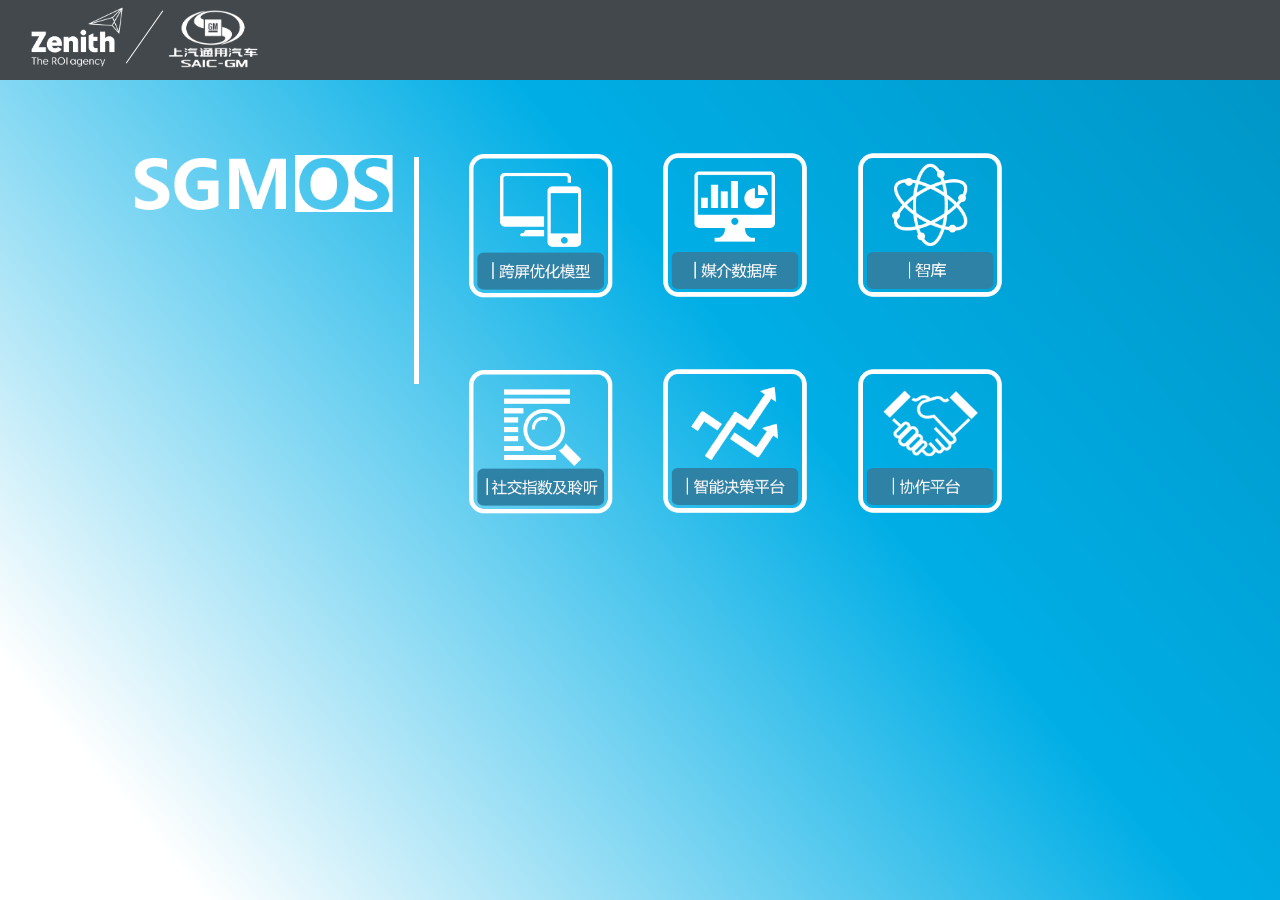
<file: index.html>
<!DOCTYPE html>
<html lang="en">
<head>
	<meta charset="UTF-8">
	<title>Index</title>
    <link rel="shortcut icon" href="img/ico_logo.ico">
	<link rel="stylesheet" href="css/common.css">
	<link rel="stylesheet" href="css/index.css">
	<script src="js/jquery.min.js"></script>
	<script src="js/index.js"></script>
</head>
<body style="background: url(./img/bg.png) left bottom">
	<div class="header">
		<ul class="header_ul">
			<li><img src="img/logo/Zenith.png" alt="" height="100%" style="margin-top: 5px;"> </li>
			<li style="margin-left: 20px;margin-right: 20px;margin-top: 5px;"><div class="border1"></div></li>
			<li style="margin-top: 10px;"><img src="img/logo/GM.png" alt="" height="100%"></li>
		</ul>
	</div>
	<div class="content_box">
		<div class="box leftbox">
			<div style="width: 100%;"><img src="img/logo/sgmos.png" alt=""></div>
		</div>
		<div class="box borderbox">
			<div class="border">
				
			</div>
		</div>
		<div class="box rightbox">
			<div class="item_box">
				<div class="item">
					<a class="img_box" href="">
						<img src="img/icon/test1.png" alt="" >
					</a>
				</div>
				<div class="item">
					<a class="img_box" href="database.html">
						<img src="img/icon/test2.png" alt="" >
					</a>
				</div>
				<div class="item">
					<a class="img_box" href="knowledge.html" target="_blank">
						<img src="img/icon/test3.png" alt="" >
					</a>
				</div>
			</div>
			<div class="item_box" style="margin-top:10%;">
				<div class="item">
					<a class="img_box" href="http://brandindex.rimix.top/ ">
						<img src="img/icon/test4.png" alt="" >
					</a>
				</div>
				<div class="item">
					<a class="img_box" href="modeling.html">
						<img src="img/icon/test5.png" alt="" >
					</a>
				</div>
				<div class="item">
					<a class="img_box">
						<img src="img/icon/test6.png" alt="" >
					</a>
				</div>
			</div>
		</div>
	</div>	
</body>
</html>
</file>
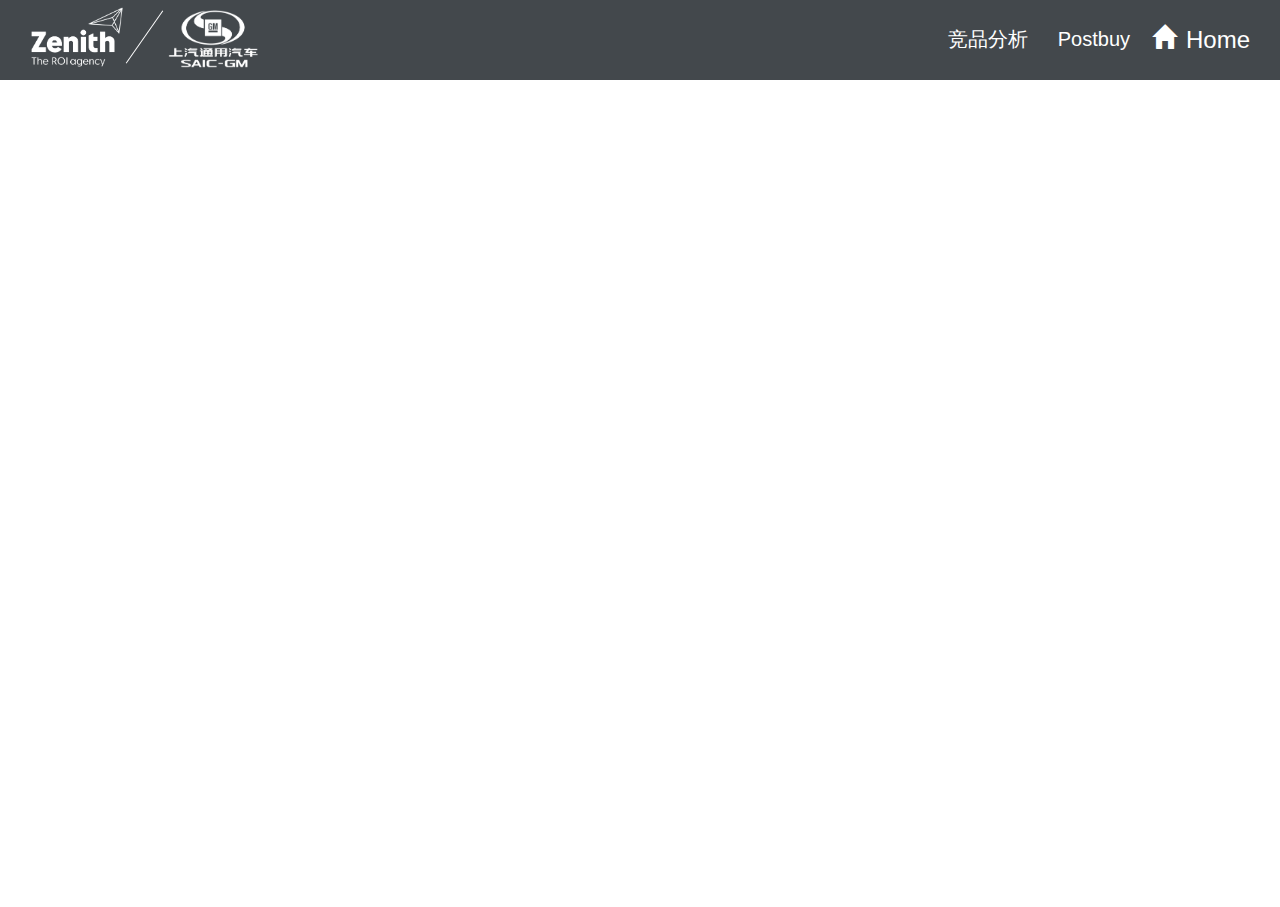
<file: database.html>
<!DOCTYPE html>
<html lang="en">
<head>
	<meta charset="UTF-8">
	<title>Database</title>
    <link rel="shortcut icon" href="img/ico_logo.ico">
    <link rel="stylesheet" href="css/bootstrap.min.css">
	<link rel="stylesheet" href="css/common.css">
	<link rel="stylesheet" href="css/db.css">
	<script src="js/jquery.min.js"></script>
	<script src="js/db.js"></script>
</head>
<body style="background: white">
	<div class="header">
		<ul class="header_ul">
			<li><img src="img/logo/Zenith.png" alt="" height="100%" style="margin-top: 5px;"> </li>
			<li style="margin-left: 20px;margin-right: 20px;margin-top: 5px;"><div class="border1"></div></li>
			<li style="margin-top: 10px;"><img src="img/logo/GM.png" alt="" height="100%"></li>
			<li style="float: right;margin-right: 30px;">
				<a href="index.html" class="home">
					<span class="glyphicon glyphicon-home"></span><span style="margin-left: 10px;">Home</span>
				</a>
			</li>
		</ul>
		<ul class="nav_ul">
			<li onclick="DB('competitor')"><a href="javascript:;;">竞品分析</a></li>
			<li onclick="DB('postbuy')"><a href="javascript:;;">Postbuy</a></li>
			
		</ul>
	</div>
	<div id="container">
		<iframe id="centerFrame" src="https://www.starcompass.net/bi/Viewer?proc=1&action=viewer&hback=true&db=DEMO!2f!SGM!2f!Competitor%20report.db" style="width: 100%; height: 100%;" frameborder="no" border="0"></iframe>
	</div>
</body>
</html>
</file>
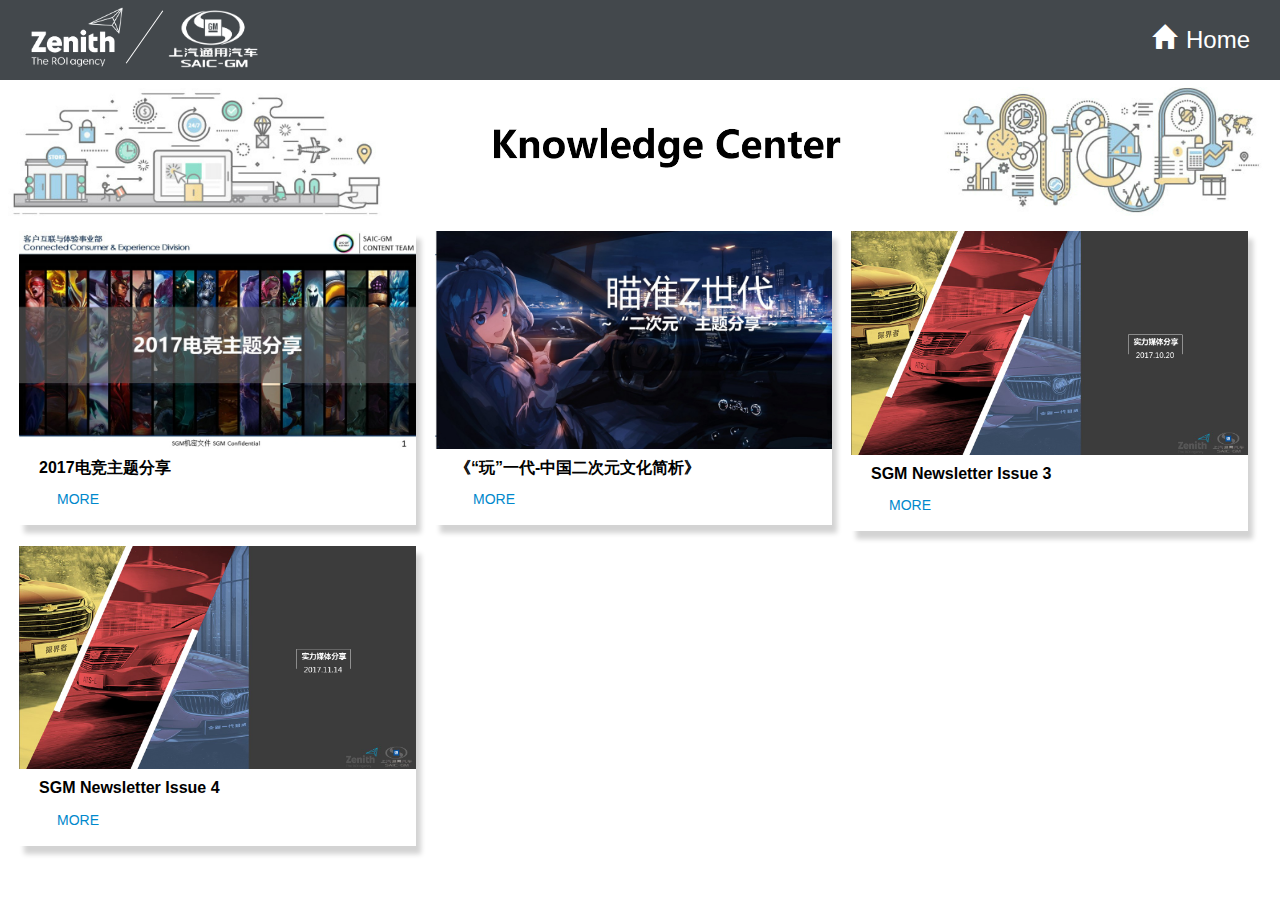
<file: knowledge.html>
<!DOCTYPE html>
<html lang="en">
<head>
	<meta charset="UTF-8">
	<meta name="viewport content="width=device-width,initial-scale=1,maximum-scale=1,user-scalable=no"/>
	<title>Knowledge Center</title>
    <link href="img/ico_logo.ico" rel="shortcut icon" type="image/x-icon"/>
    <link rel="stylesheet" href="css/bootstrap.min.css">
    <link rel="stylesheet" href="css/common.css">
	<link rel="stylesheet" href="css/consumer.css">
	
</head>
<body style="background: white">
<div id="div_body">
    <div class="header">
        <ul class="header_ul">
            <li><img src="img/logo/Zenith.png" alt="" height="100%" style="margin-top: 5px;"> </li>
            <li style="margin-left: 20px;margin-right: 20px;margin-top: 5px;"><div class="border1"></div></li>
            <li style="margin-top: 10px;"><img src="img/logo/GM.png" alt="" height="100%"></li>
            <li style="float: right;margin-right: 30px;">
                <a href="index.html" class="home">
                    <span class="glyphicon glyphicon-home"></span><span style="margin-left: 10px;">Home</span>
                </a>
            </li>
        </ul>
    </div>
    <div id="container">
    	<div class="img_banner">
    		<img src="img/ZK.png" alt="" width="100%" >
    	</div>
    	<div class="item_box">
    		<div class="item_row">
                <div class="c-item"  onclick="hrefPPT('1')">
                    <a class="img-box" href="javascript:;;">
                        <img src="img/sharing01.jpg">
                    </a>
                    <div class="a-box"> 
                        <a  style="margin-bottom: 10px;">2017电竞主题分享</a>
                        <a  style="margin-left: 18px;color: #08c" class="more" >MORE</a>
                    </div>
                </div>
                <div class="c-item"  onclick="hrefPPT('2')">
                    <a class="img-box" href="javascript:;;">
                        <img src="img/sharing20.jpg">
                    </a>
                    <div class="a-box"> 
                        <a  style="margin-bottom: 10px;">《“玩”一代-中国二次元文化简析》</a>
                        <a  style="margin-left: 18px;color: #08c" class="more" >MORE</a>
                    </div>
                </div> 
                <div class="c-item"  onclick="hrefPPT('3')">
                    <a class="img-box" href="javascript:;;">
                        <img src="img/News1.JPG">
                    </a>
                    <div class="a-box"> 
                        <a  style="margin-bottom: 10px;">SGM Newsletter Issue 3</a>
                        <a  style="margin-left: 18px;color: #08c" class="more" >MORE</a>
                    </div>
                </div>
                <div class="c-item"  onclick="hrefPPT('4')">
                    <a class="img-box" href="javascript:;;">
                        <img src="img/News2.JPG">
                    </a>
                    <div class="a-box"> 
                        <a  style="margin-bottom: 10px;">SGM Newsletter Issue 4</a>
                        <a  style="margin-left: 18px;color: #08c" class="more" >MORE</a>
                    </div>
                </div>                  
           </div>
    	</div>
    </div>
</div>
<script src="js/jquery.min.js"></script>
<script src="js/bootstrap.min.js"></script>
<script src="js/Knowledge.js"></script>
</body>
</html>
</file>
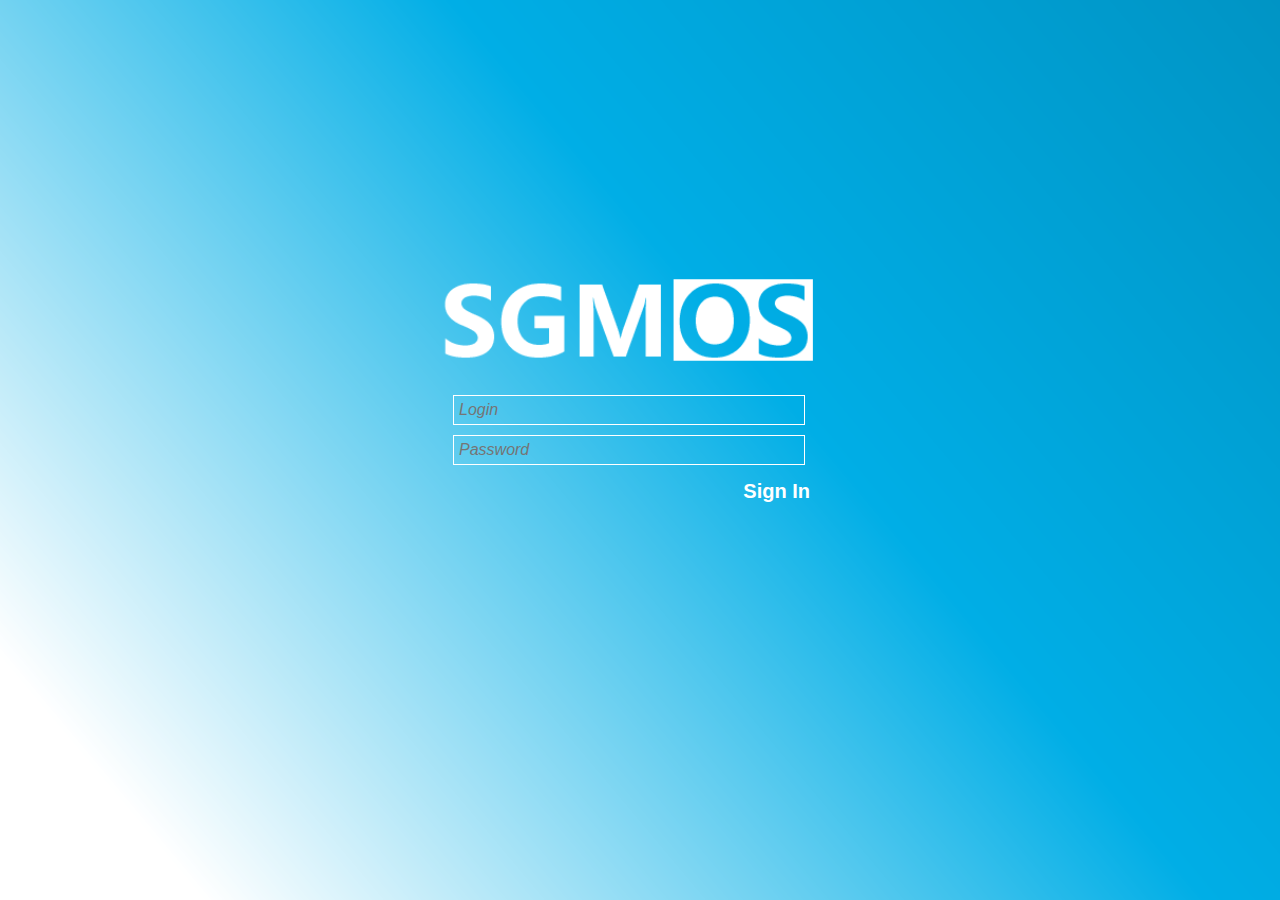
<file: login.html>
<!DOCTYPE html>
<html>

<head>
    <meta name="viewport" content="width=device-width, initial-scale=1.0">
    <meta charset="UTF-8" />
    <title>
        Login|Starcom
    </title>
    <link rel="shortcut icon" href="img/ico_logo.ico">
    <link rel="stylesheet" href="css/login.css">
    <script src="js/jquery.min.js"></script>
</head>

<body style="background: url(./img/bg.png) left bottom">
    <div id="container">
        <div class="logo_box"><div style="margin-top: 40px;margin-left: 5px;"><img src="img/logo/sgmos.png" alt="" width="380px" ></div></div>
        <div class="input-box">
            <form action="">
                <input type="text" placeholder="Login" name="adminv" id="adminv" onkeydown="if(event.keyCode==13){document.getElementById('btnLogin').click();return false;}" style="background: transparent;">
                <input type="password" placeholder="Password" name="passv" id="passv" onkeydown="if(event.keyCode==13){document.getElementById('btnLogin').click();return false;}" style="background: transparent;">
                <button id="btnLogin" type="button">
                    Sign In
                </button>
            </form>
        </div>
    </div>
    <script type="text/javascript">
    $(function() {
        $("#btnLogin").click(function() {
            var name = $("#adminv").val();
            var password = $("#passv").val();
            if (name == "DEMO1" && password == "DEMO1234") {
                window.location.href = "index.html"
            }
        })
    })
    </script>
</body>

</html>
</file>
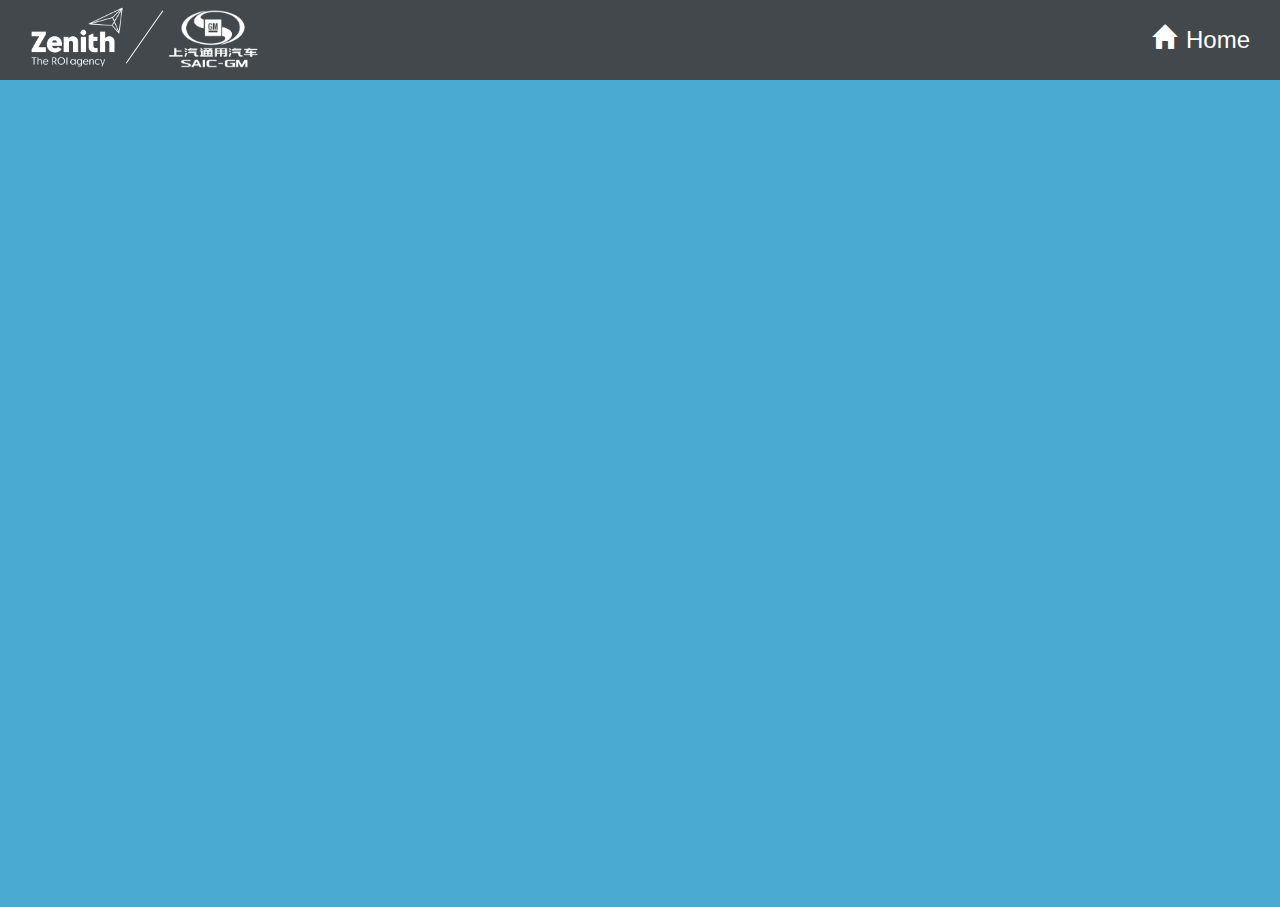
<file: ZK.html>
<!DOCTYPE html>
<html lang="en">
<head>
	<meta charset="UTF-8">
	<title>Knowledge Center</title>
    <link rel="shortcut icon" href="img/ico_logo.ico">
    <link rel="stylesheet" href="css/bootstrap.min.css">
	<link rel="stylesheet" href="css/common.css">
	<script src="js/jquery.min.js"></script>
	<script src="js/ZK.js"></script>
</head>
<body style="overflow: hidden;">
	<div class="header">
		<ul class="header_ul">
			<li><img src="img/logo/Zenith.png" alt="" height="100%" style="margin-top: 5px;"> </li>
			<li style="margin-left: 20px;margin-right: 20px;margin-top: 5px;"><div class="border1"></div></li>
			<li style="margin-top: 10px;"><img src="img/logo/GM.png" alt="" height="100%"></li>
			<li style="float: right;margin-right: 30px;">
				<a href="knowledge.html" class="home">
					<span class="glyphicon glyphicon-home"></span><span style="margin-left: 10px;">Home</span>
				</a>
			</li>
		</ul>
	</div>
	<div id="container">
		<iframe id="centerFrame" src="" style="width: 100%; height: 100%;" frameborder="no" border="0"></iframe>
	</div>
</body>
</html>
</file>
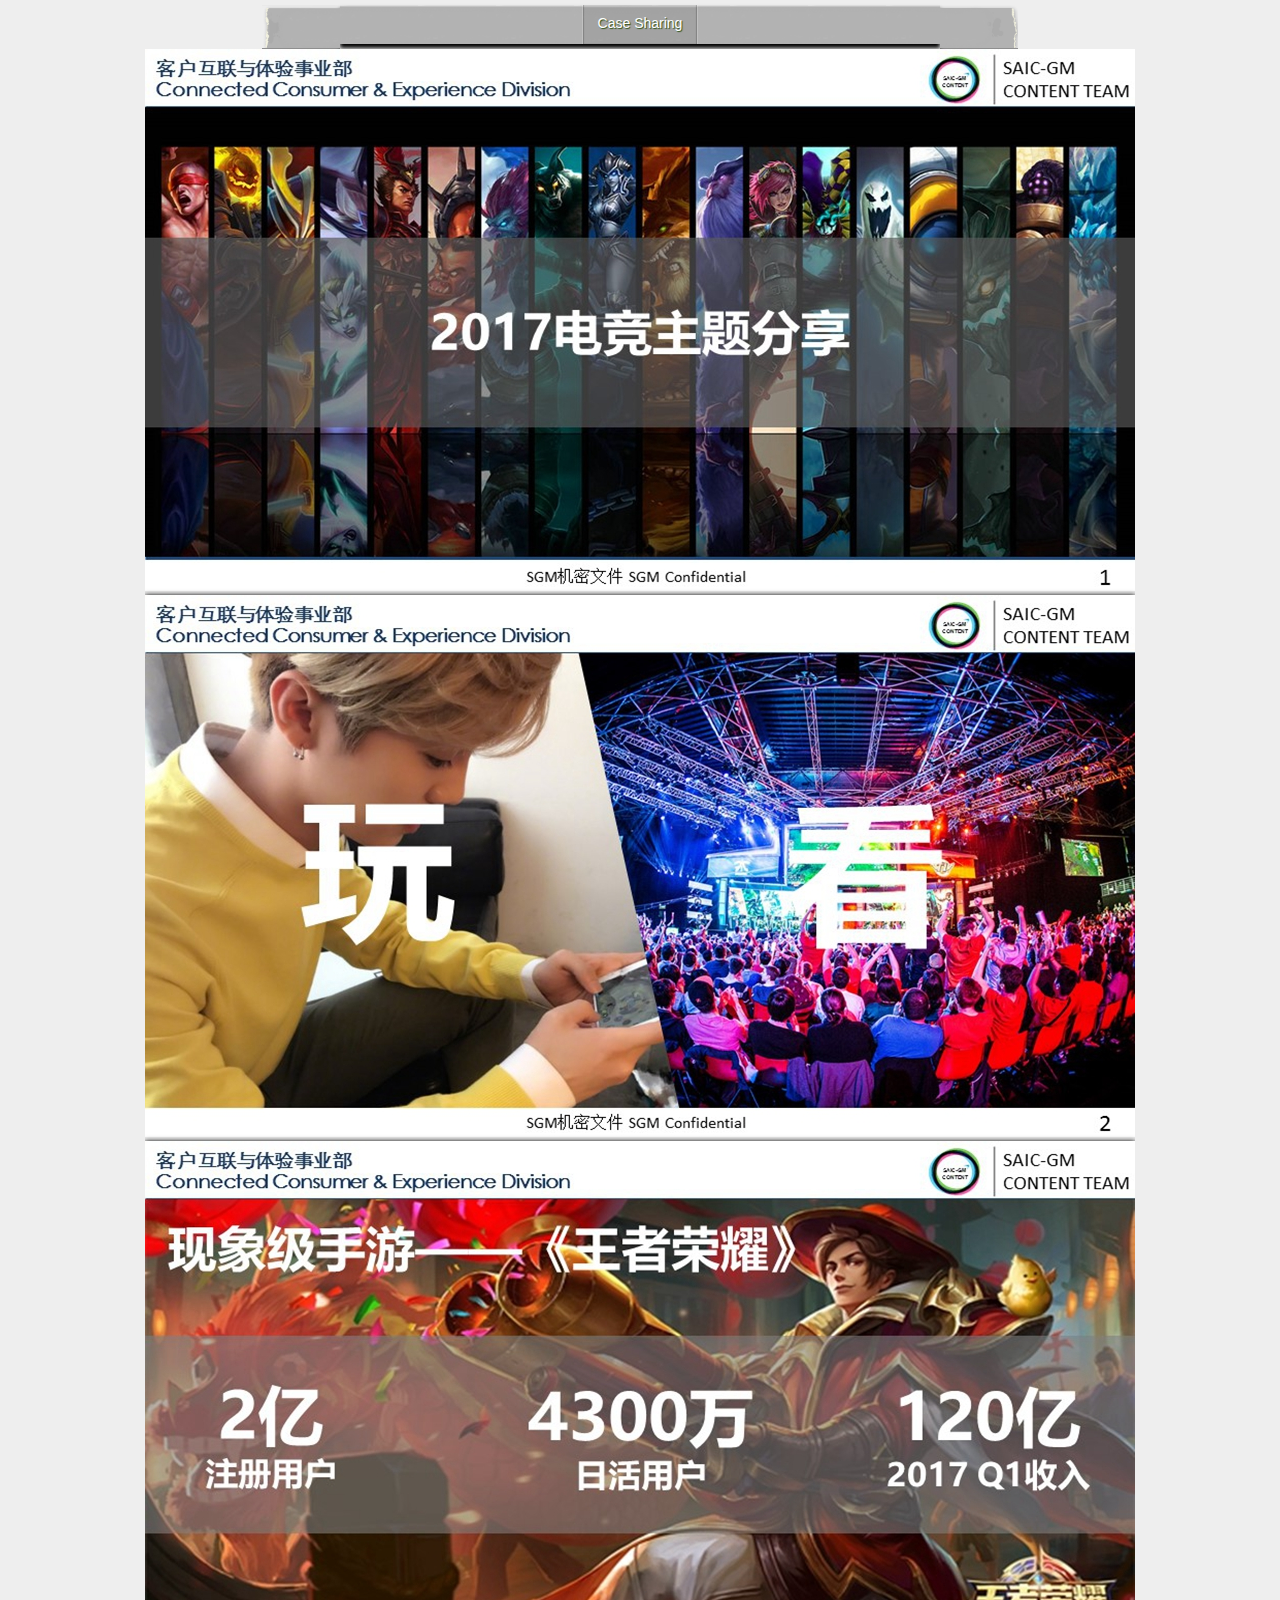
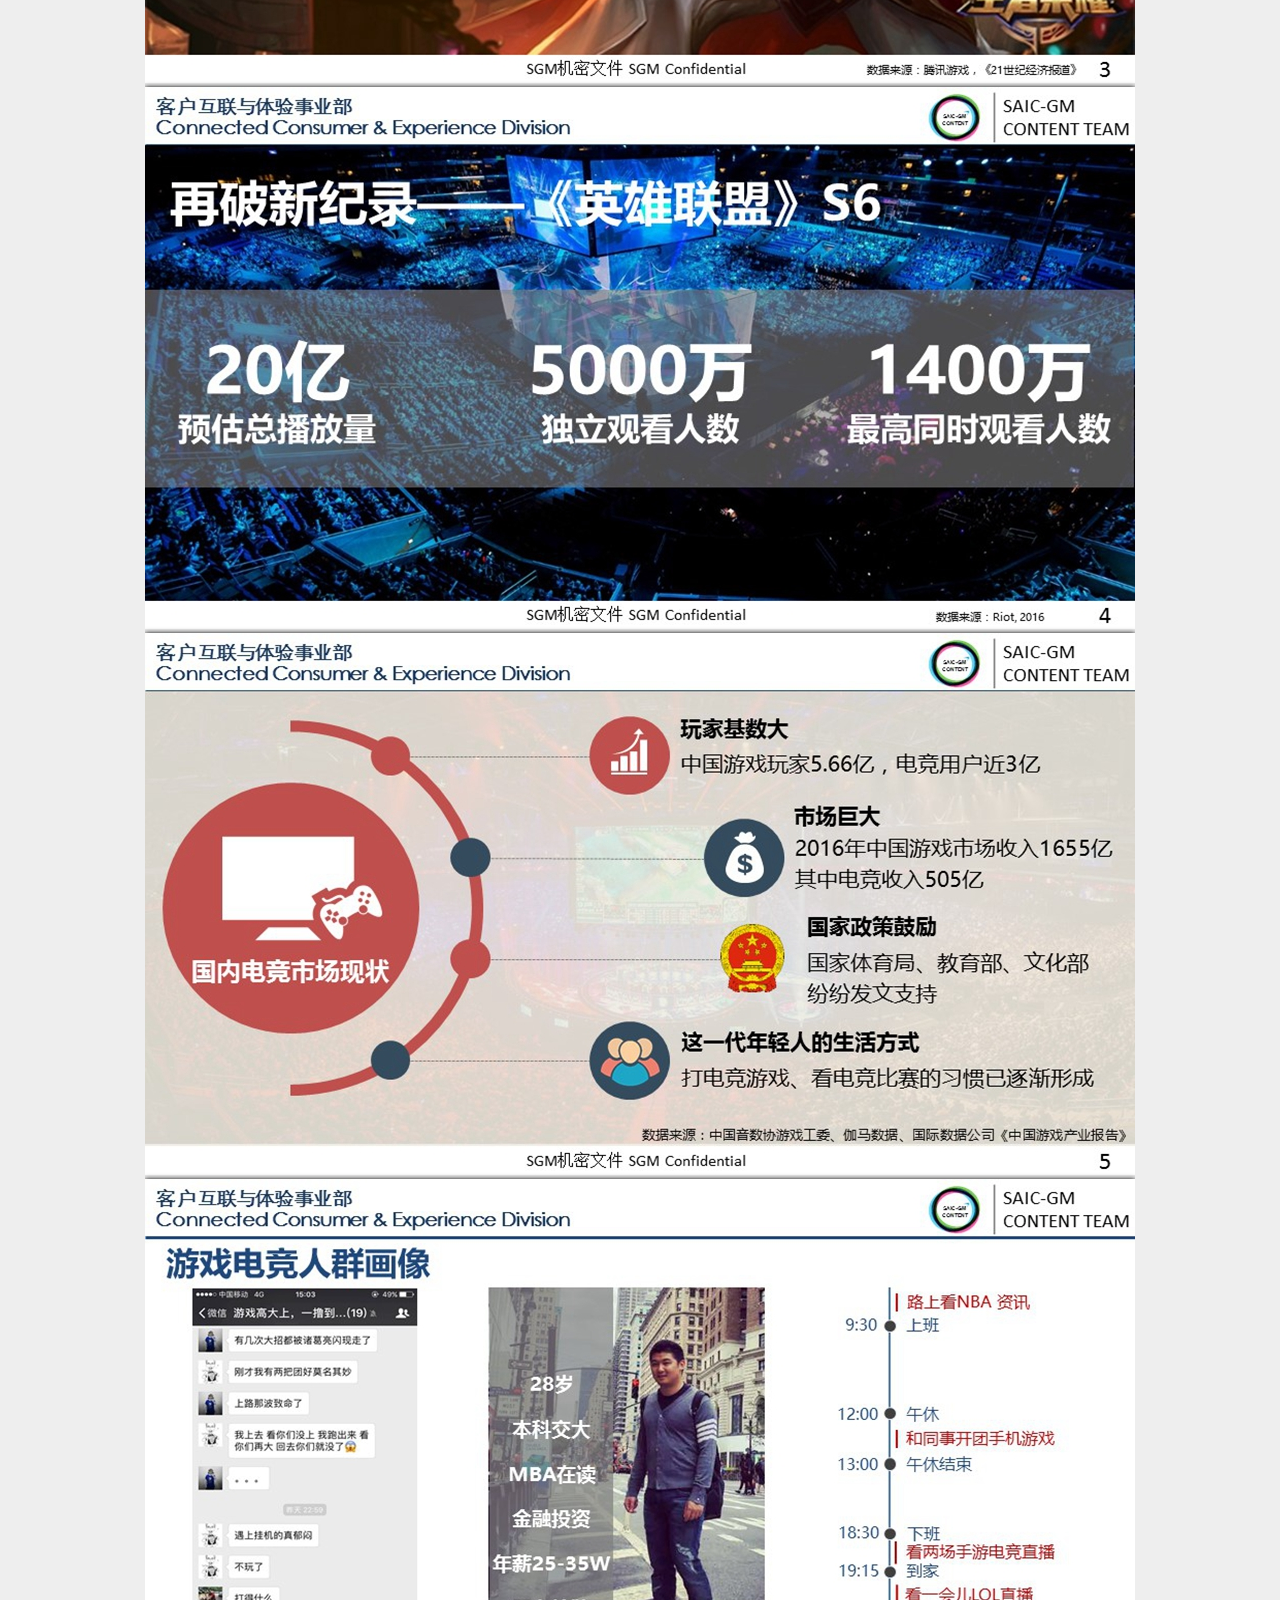
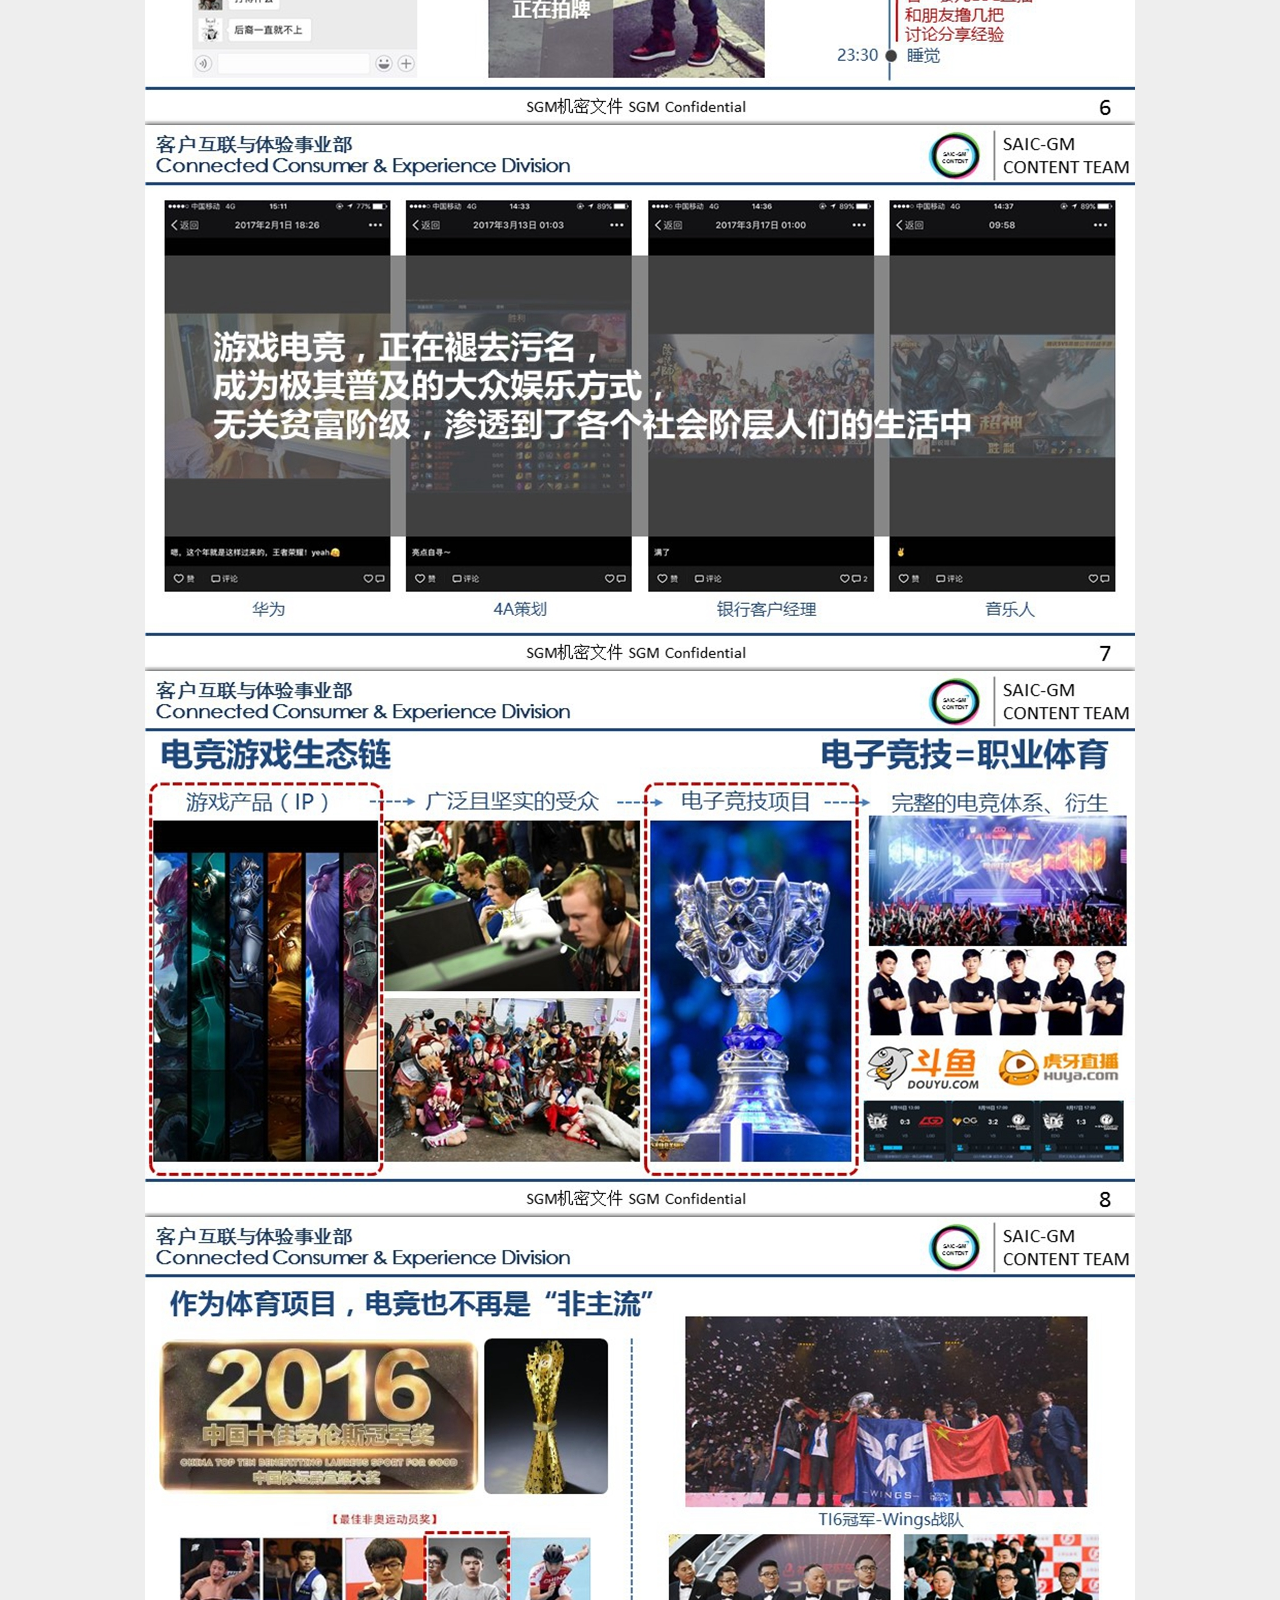
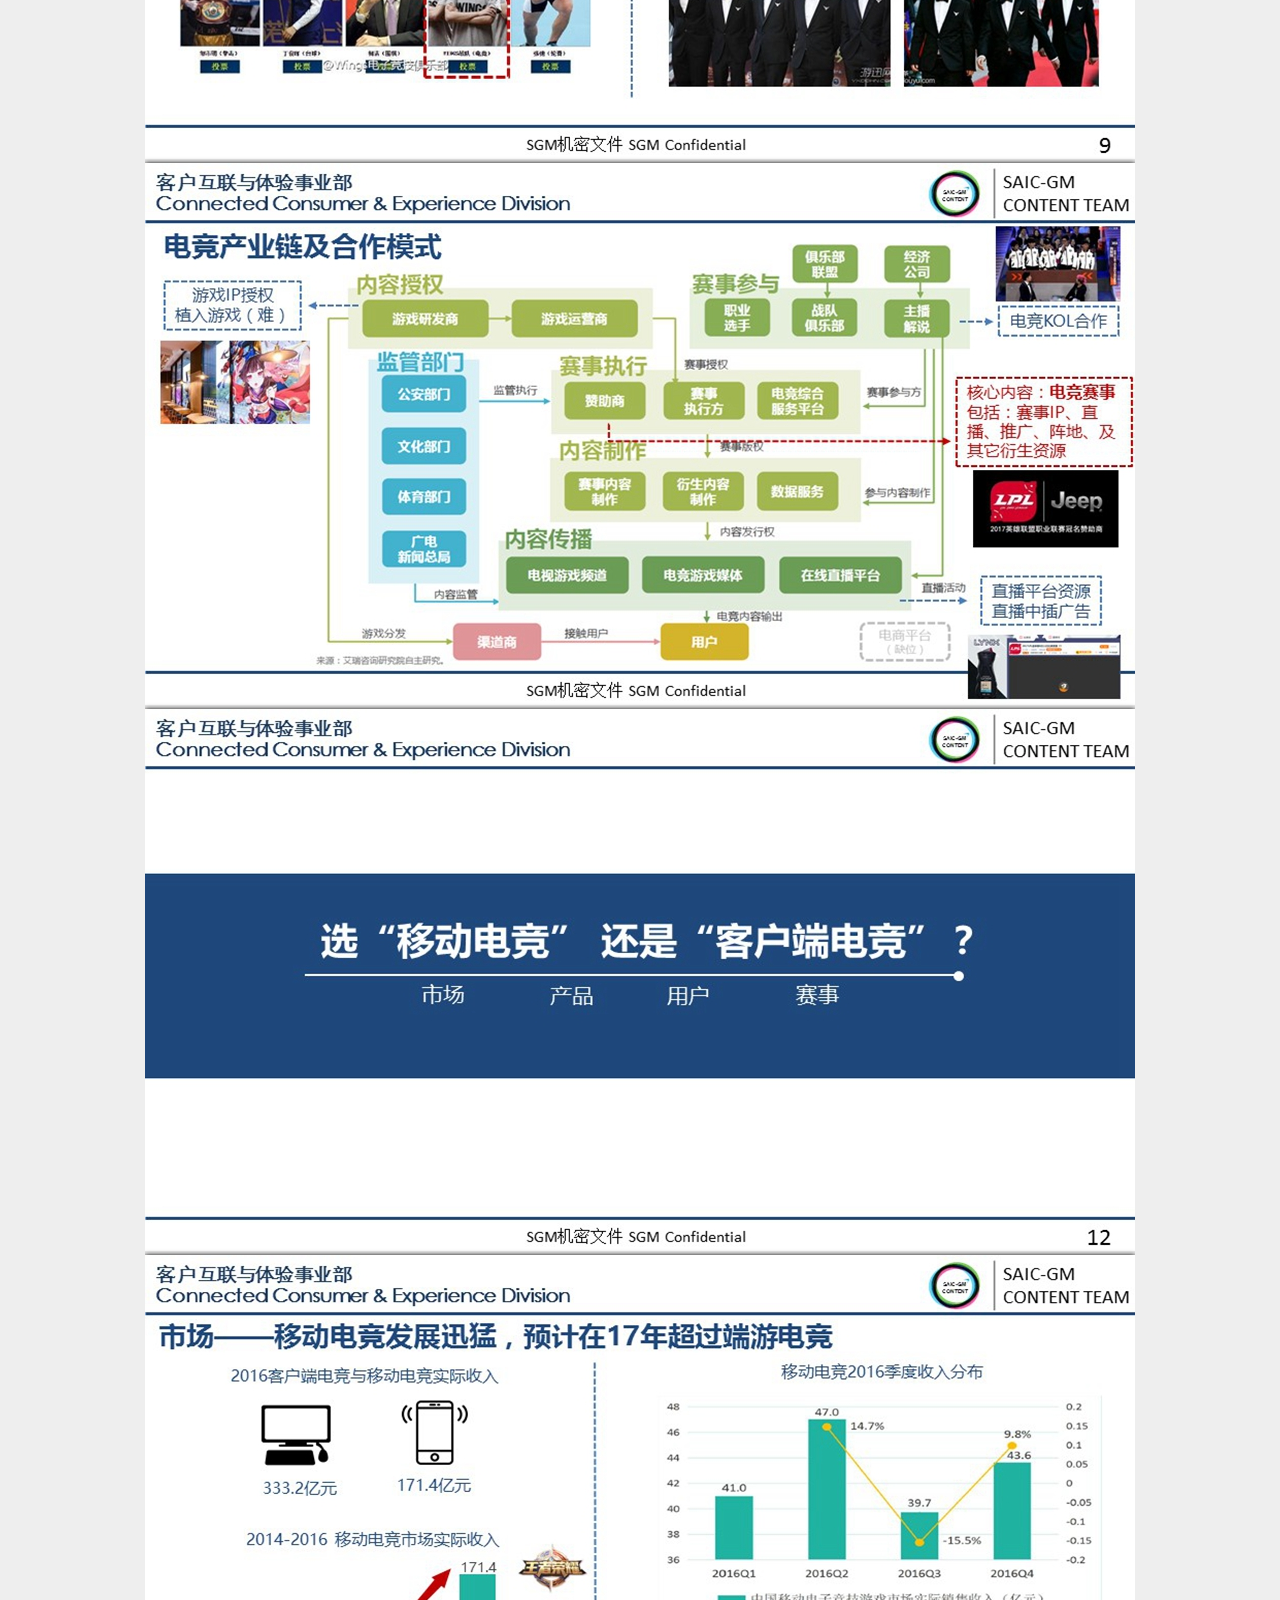
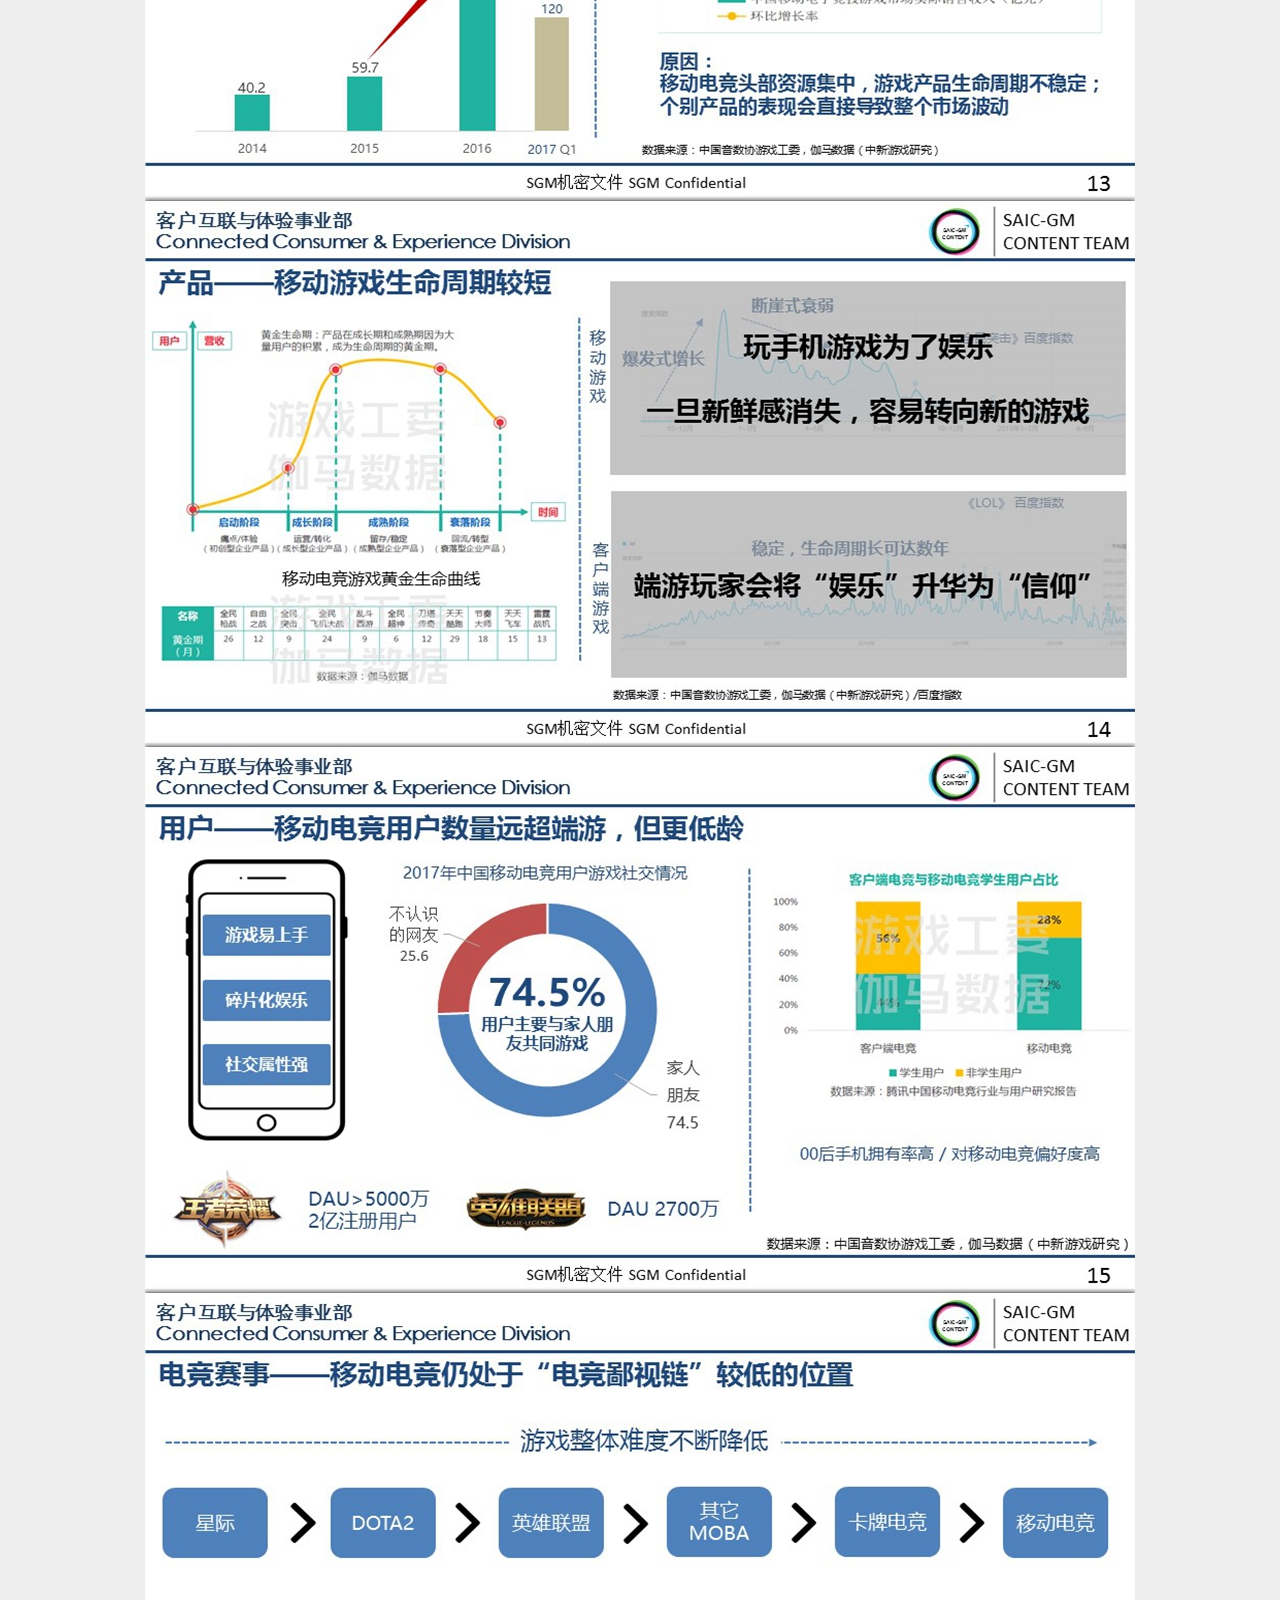
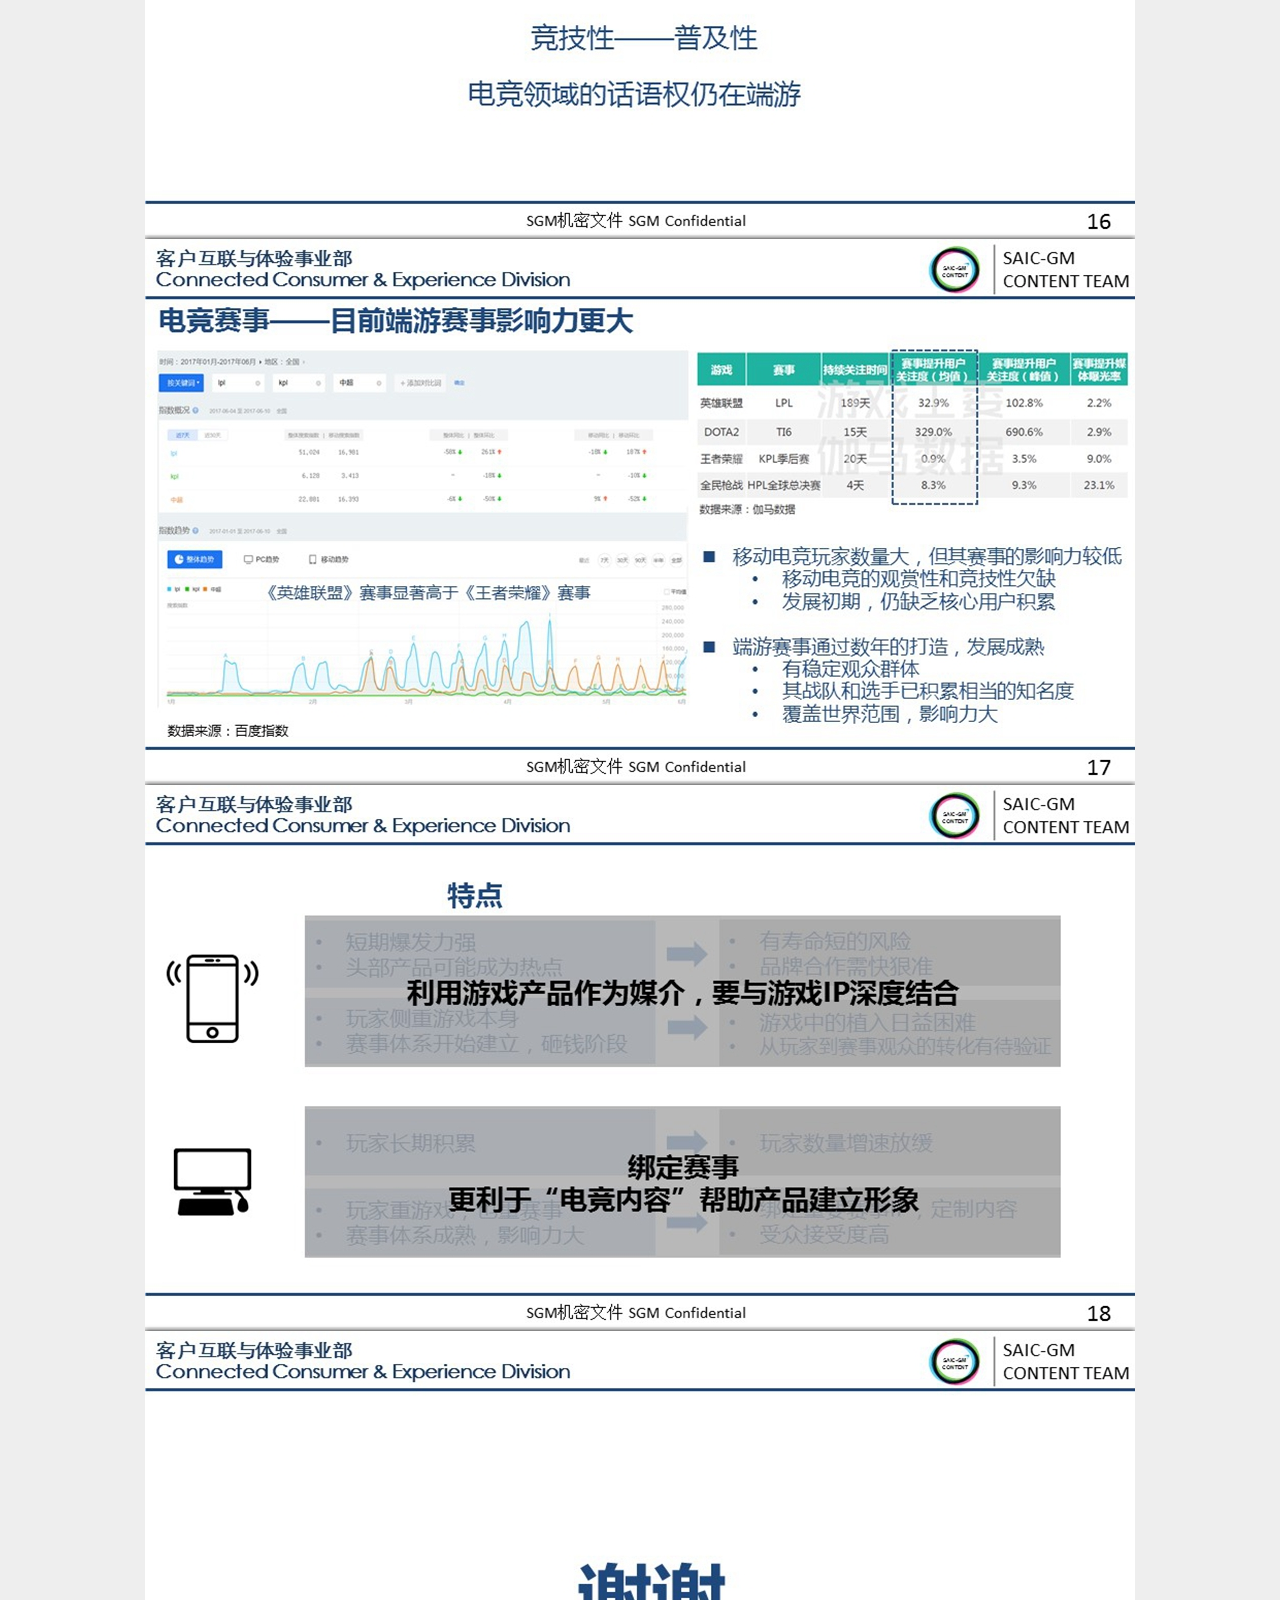
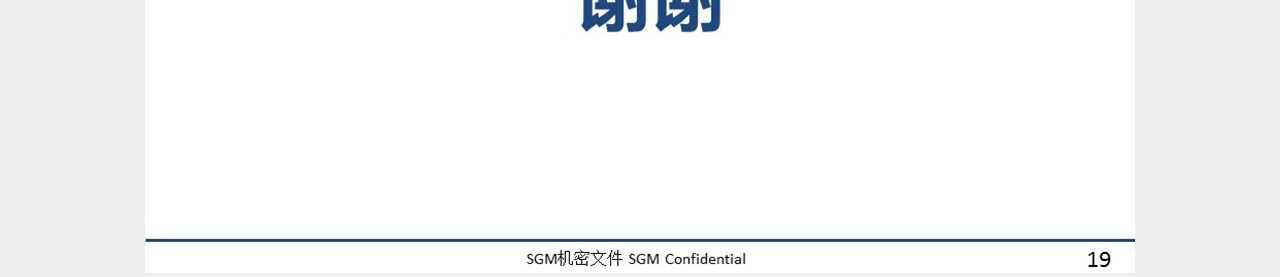
<file: PPT/ZK_container1.html>
<!DOCTYPE html PUBLIC "-//W3C//DTD XHTML 1.0 Transitional//EN" "http://www.w3.org/TR/xhtml1/DTD/xhtml1-transitional.dtd">
<html xmlns="http://www.w3.org/1999/xhtml">
<head>
<meta http-equiv="Content-Type" content="text/html; charset=utf-8" />
<title>Market Insight</title>
<!-- Our CSS stylesheet file -->
<style type="text/css">
/*-------------------------Simple reset--------------------------*/
*{margin:0;padding:0;}
/*-------------------------General Styles--------------------------*/
html{background: #eeeeee;}
body{color:#eeeeee;font:14px/1.3 'Segoe UI',Arial, sans-serif;min-height:930px;background:}
a, a:visited {text-decoration:none;outline:none;color:#54a6de;}
a:hover{text-decoration:underline;}
/*----------------------------Headers & Footers-----------------------------*/
header{background:url('img/header.png') repeat-x;display:block;height:220px;padding:10px;}
#filter {background:url("img/bar1.png") repeat-x 0 -94px;display:block;height:39px;margin:5px auto;position:relative;width:600px;text-align:center;-moz-box-shadow:0 4px 4px #000;-webkit-box-shadow:0 4px 4px #000;box-shadow:0 4px 4px #000;}
#filter:before, #filter:after {background:url("img/bar1.png") no-repeat;height:43px;position:absolute;top:0;width:78px;content:'';-moz-box-shadow:0 2px 0 rgba(0,0,0,0.4);-webkit-box-shadow:0 2px 0 rgba(0,0,0,0.4);box-shadow:0 2px 0 rgba(0,0,0,0.4);}
#filter:before {background-position:0 -47px;left:-78px;}
#filter:after {background-position:0 0;right:-78px;}
#filter a{color:#FFFFFF;display:inline-block;height:39px;line-height:37px;padding:0 15px;text-shadow:1px 1px 1px #315218;}
#filter a:hover{text-decoration:none;}
#filter a.active{background:url("img/bar1.png") repeat-x 0 -138px;box-shadow:1px 0 0 rgba(255, 255, 255, 0.2),-1px 0 0 rgba(255, 255, 255, 0.2),1px 0 1px rgba(0,0,0,0.2) inset,-1px 0 1px rgba(0,0,0,0.2) inset;}
/*----------------------------Content area-----------------------------*/
#container{display:block;overflow:hidden;width:990px;margin:0 auto;}
#container li{float:left;height:546px;list-style:none outside none;margin:0px;position:relative;width:990px;-moz-box-shadow:0 0 5px #000;-webkit-box-shadow:0 0 5px #000;box-shadow:0 0 5px #000;}
#container ul{overflow:hidden;}                      
#container ul.hidden{display:none;}                     
</style>
<!--[if lt IE 9]><script src="http://html5shiv.googlecode.com/svn/trunk/html5.js"></script><![endif]-->
</head>

<body>



<nav id="filter"></nav>

<section id="container">
	<ul id="stage">
		<li data-tags="Case Sharing"><img src="img/sharing/sharing01.jpg" alt="Sharing" /></li>
		<li data-tags="Case Sharing"><img src="img/sharing/sharing02.jpg" alt="Sharing" /></li>
		<li data-tags="Case Sharing"><img src="img/sharing/sharing03.jpg" alt="Sharing" /></li>
		<li data-tags="Case Sharing"><img src="img/sharing/sharing04.jpg" alt="Sharing" /></li>
		<li data-tags="Case Sharing"><img src="img/sharing/sharing05.jpg" alt="Sharing" /></li>
		<li data-tags="Case Sharing"><img src="img/sharing/sharing06.jpg" alt="Sharing" /></li>
		<li data-tags="Case Sharing"><img src="img/sharing/sharing07.jpg" alt="Sharing" /></li>
		<li data-tags="Case Sharing"><img src="img/sharing/sharing08.jpg" alt="Sharing" /></li>
		<li data-tags="Case Sharing"><img src="img/sharing/sharing09.jpg" alt="Sharing" /></li>
		<li data-tags="Case Sharing"><img src="img/sharing/sharing11.jpg" alt="Sharing" /></li>
		<li data-tags="Case Sharing"><img src="img/sharing/sharing12.jpg" alt="Sharing" /></li>
		<li data-tags="Case Sharing"><img src="img/sharing/sharing13.jpg" alt="Sharing" /></li>
		<li data-tags="Case Sharing"><img src="img/sharing/sharing14.jpg" alt="Sharing" /></li>
		<li data-tags="Case Sharing"><img src="img/sharing/sharing15.jpg" alt="Sharing" /></li>
		<li data-tags="Case Sharing"><img src="img/sharing/sharing16.jpg" alt="Sharing" /></li>
		<li data-tags="Case Sharing"><img src="img/sharing/sharing17.jpg" alt="Sharing" /></li>
		<li data-tags="Case Sharing"><img src="img/sharing/sharing18.jpg" alt="Sharing" /></li>
		<li data-tags="Case Sharing"><img src="img/sharing/sharing19.jpg" alt="Sharing" /></li>
	</ul>
</section>
 
<!-- <script src="http://ajax.googleapis.com/ajax/libs/jquery/1.6.1/jquery.min.js"></script> -->
<script src="js/jquery.min.js"></script>
<script src="js/jquery.quicksand.js"></script>
<script type="text/javascript">
$(document).ready(function(){
	
	var items = $('#stage li'),
		itemsByTags = {};
	
	// Looping though all the li items:
	
	items.each(function(i){
		var elem = $(this),
			tags = elem.data('tags').split(',');
		
		// Adding a data-id attribute. Required by the Quicksand plugin:
		elem.attr('data-id',i);
		
		$.each(tags,function(key,value){
			
			// Removing extra whitespace:
			value = $.trim(value);
			
			if(!(value in itemsByTags)){
				// Create an empty array to hold this item:
				itemsByTags[value] = [];
			}
			
			// Each item is added to one array per tag:
			itemsByTags[value].push(elem);
		});
		
	});

	// Creating the "Everything" option in the menu:
	// createList('All',items);

	// Looping though the arrays in itemsByTags:
	$.each(itemsByTags,function(k,v){
		createList(k,v);
	});
	
	$('#filter a').live('click',function(e){
		var link = $(this);
		
		link.addClass('active').siblings().removeClass('active');
		
		// Using the Quicksand plugin to animate the li items.
		// It uses data('list') defined by our createList function:
		
		$('#stage').quicksand(link.data('list').find('li'));
		e.preventDefault();
	});
	
	$('#filter a:first').click();
	
	function createList(text,items){
		
		// This is a helper function that takes the
		// text of a menu button and array of li items
		
		// Creating an empty unordered list:
		var ul = $('<ul>',{'class':'hidden'});
		
		$.each(items,function(){
			// Creating a copy of each li item
			// and adding it to the list:
			
			$(this).clone().appendTo(ul);
		});

		ul.appendTo('#container');

		// Creating a menu item. The unordered list is added
		// as a data parameter (available via .data('list'):
		
		var a = $('<a>',{
			html: text,
			href:'#',
			data: {list:ul}
		}).appendTo('#filter');
	}
});
</script>
</body>
</html>
</file>
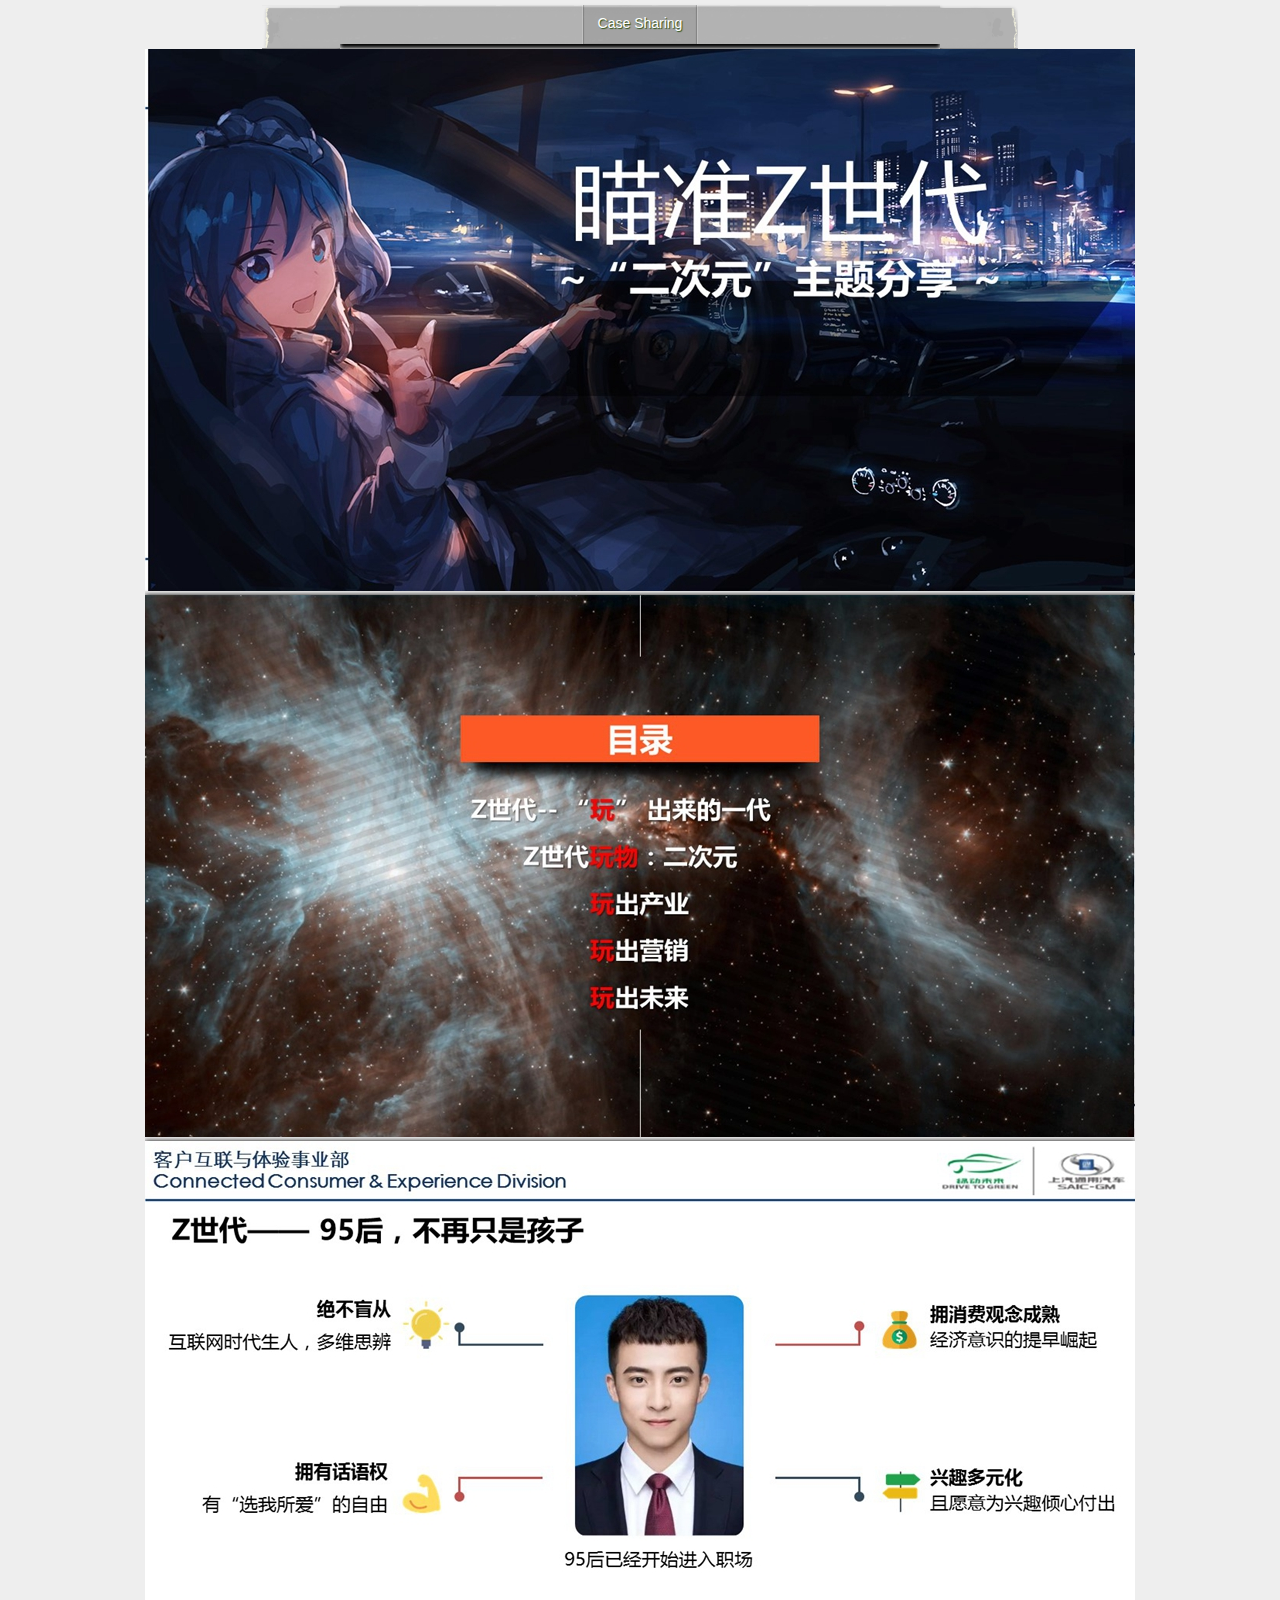
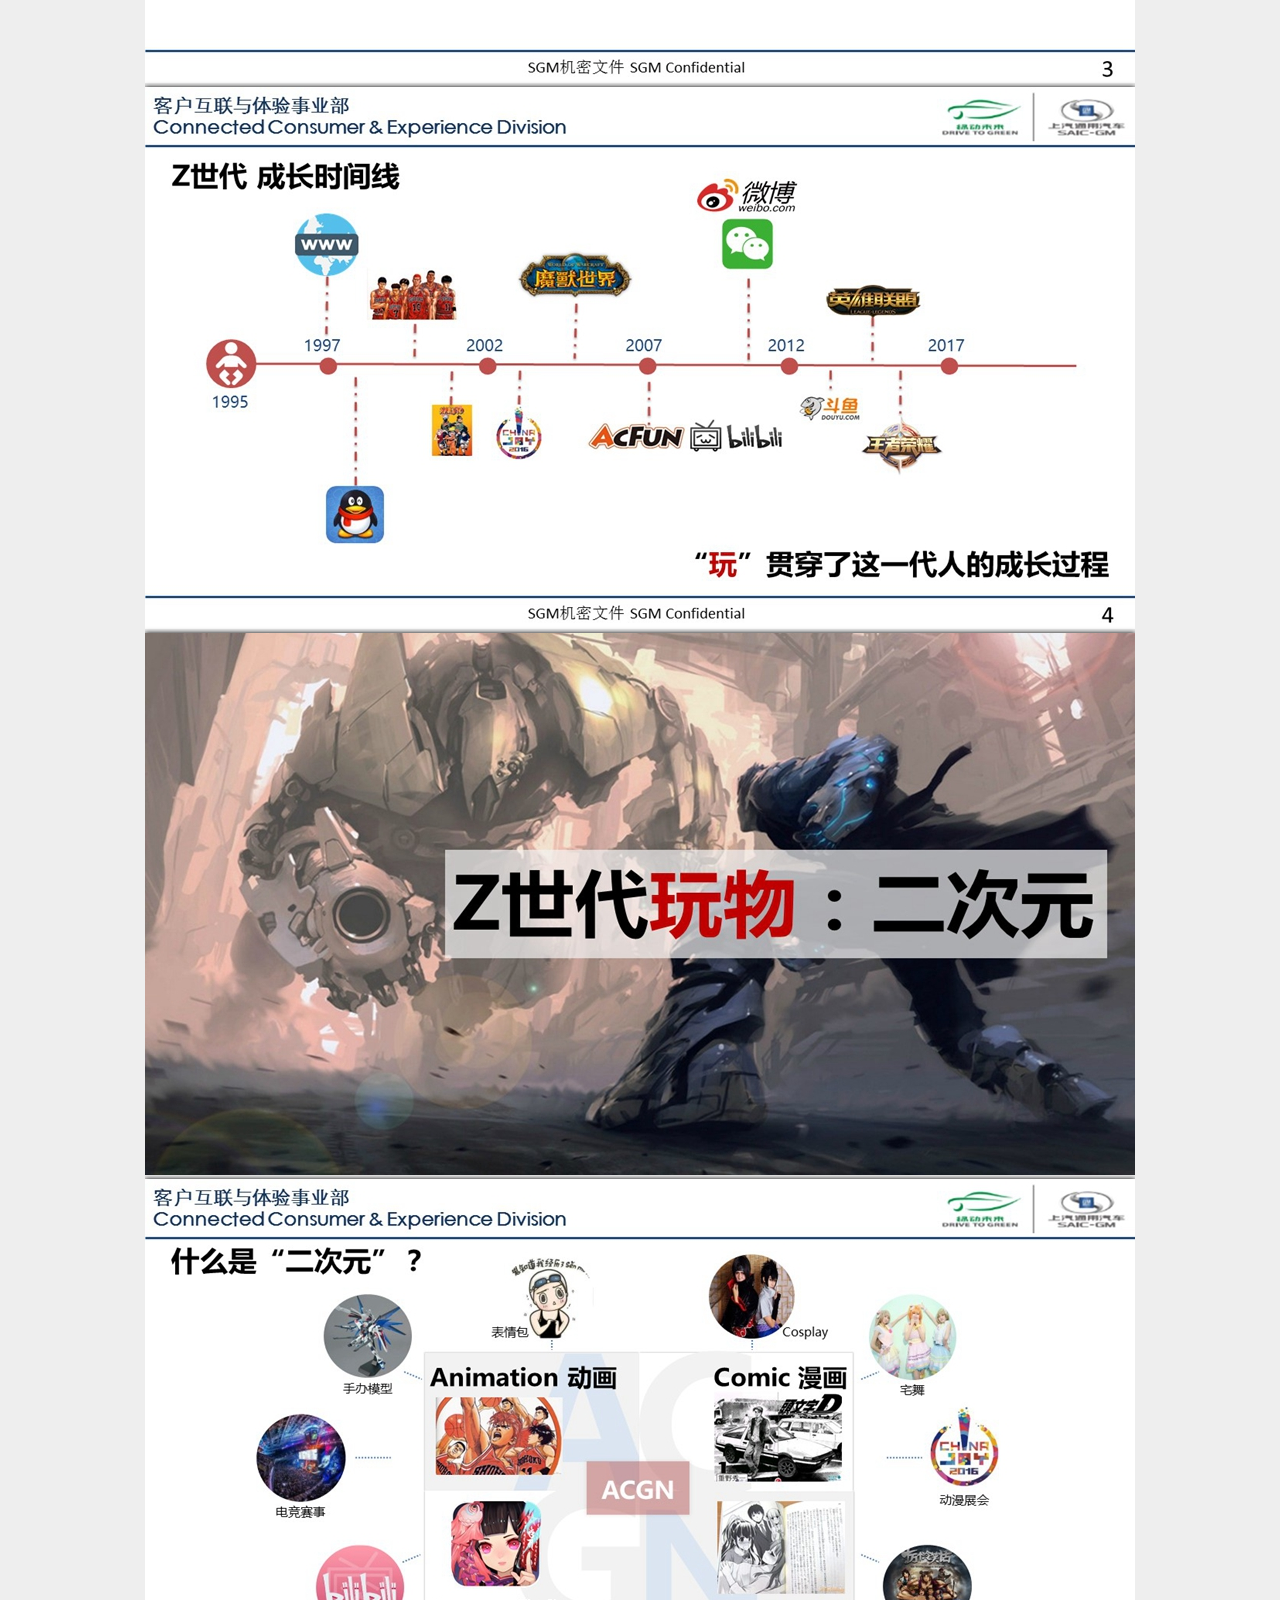
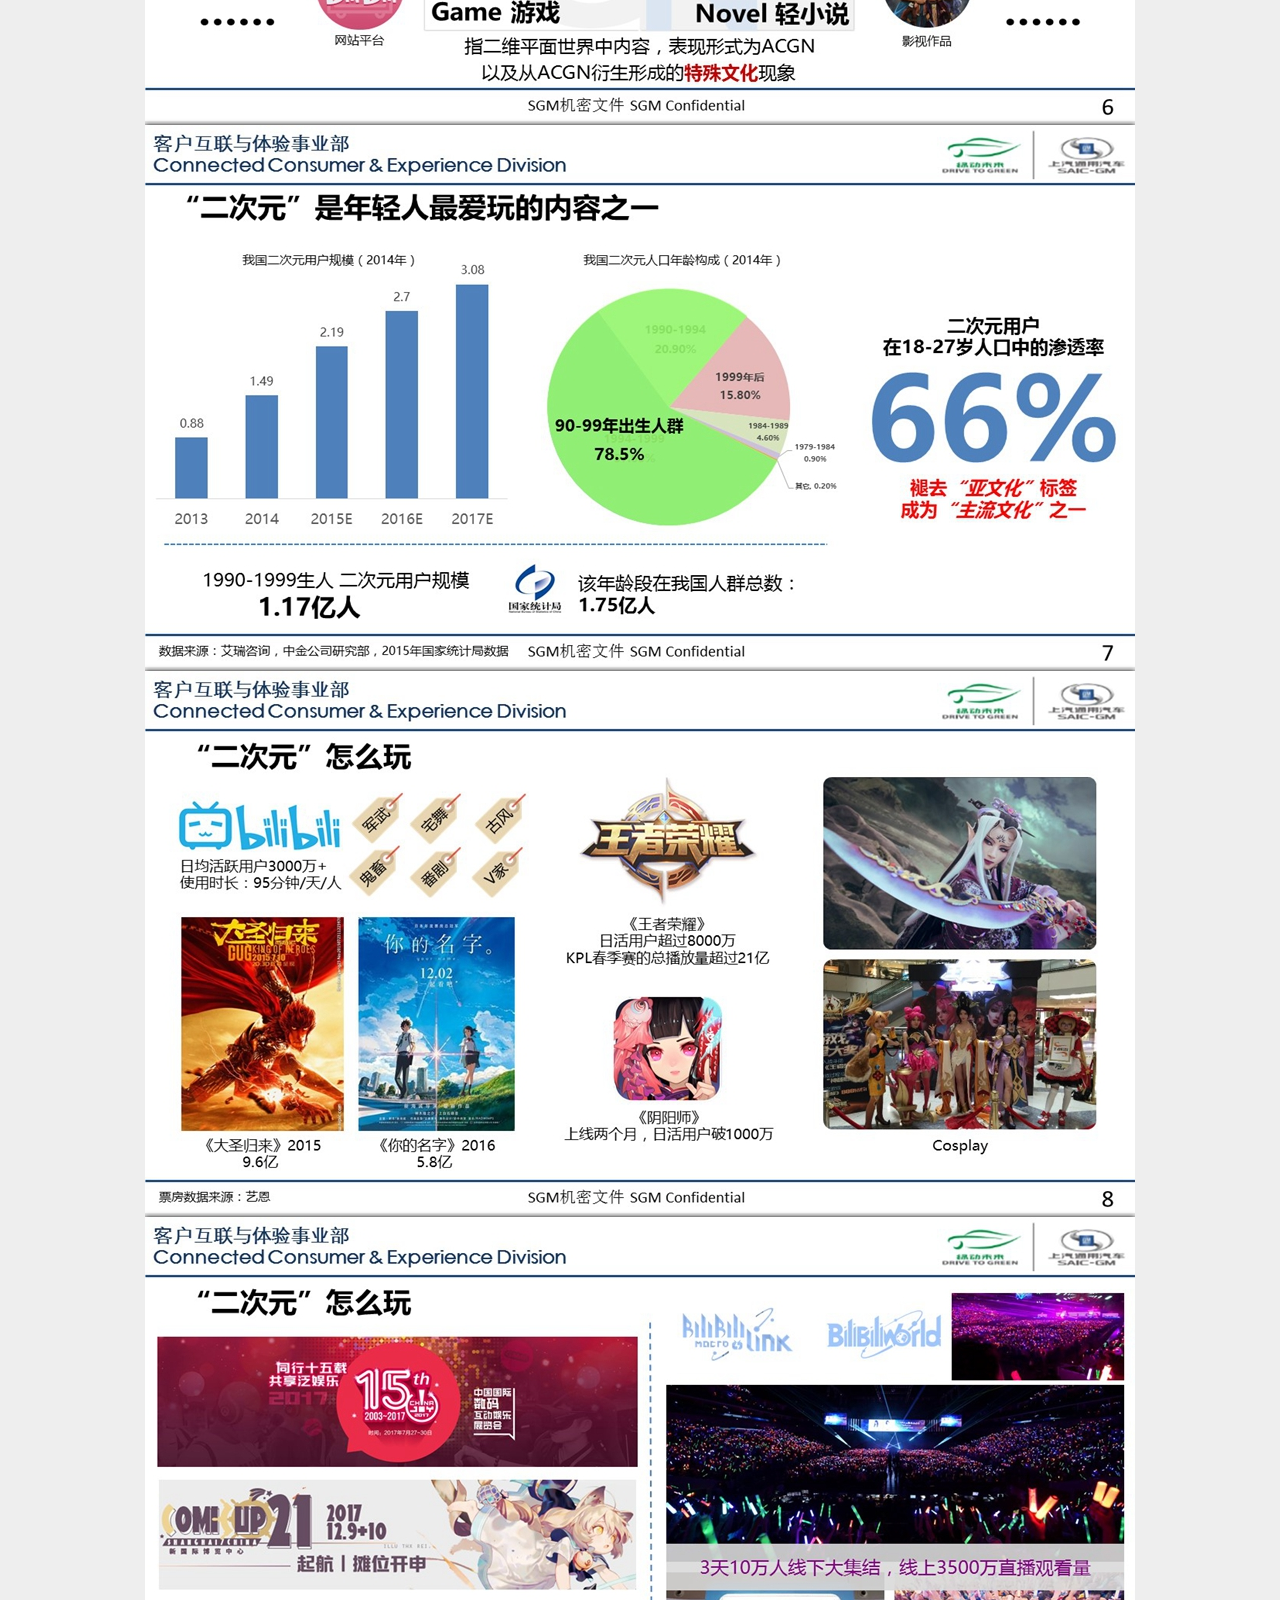
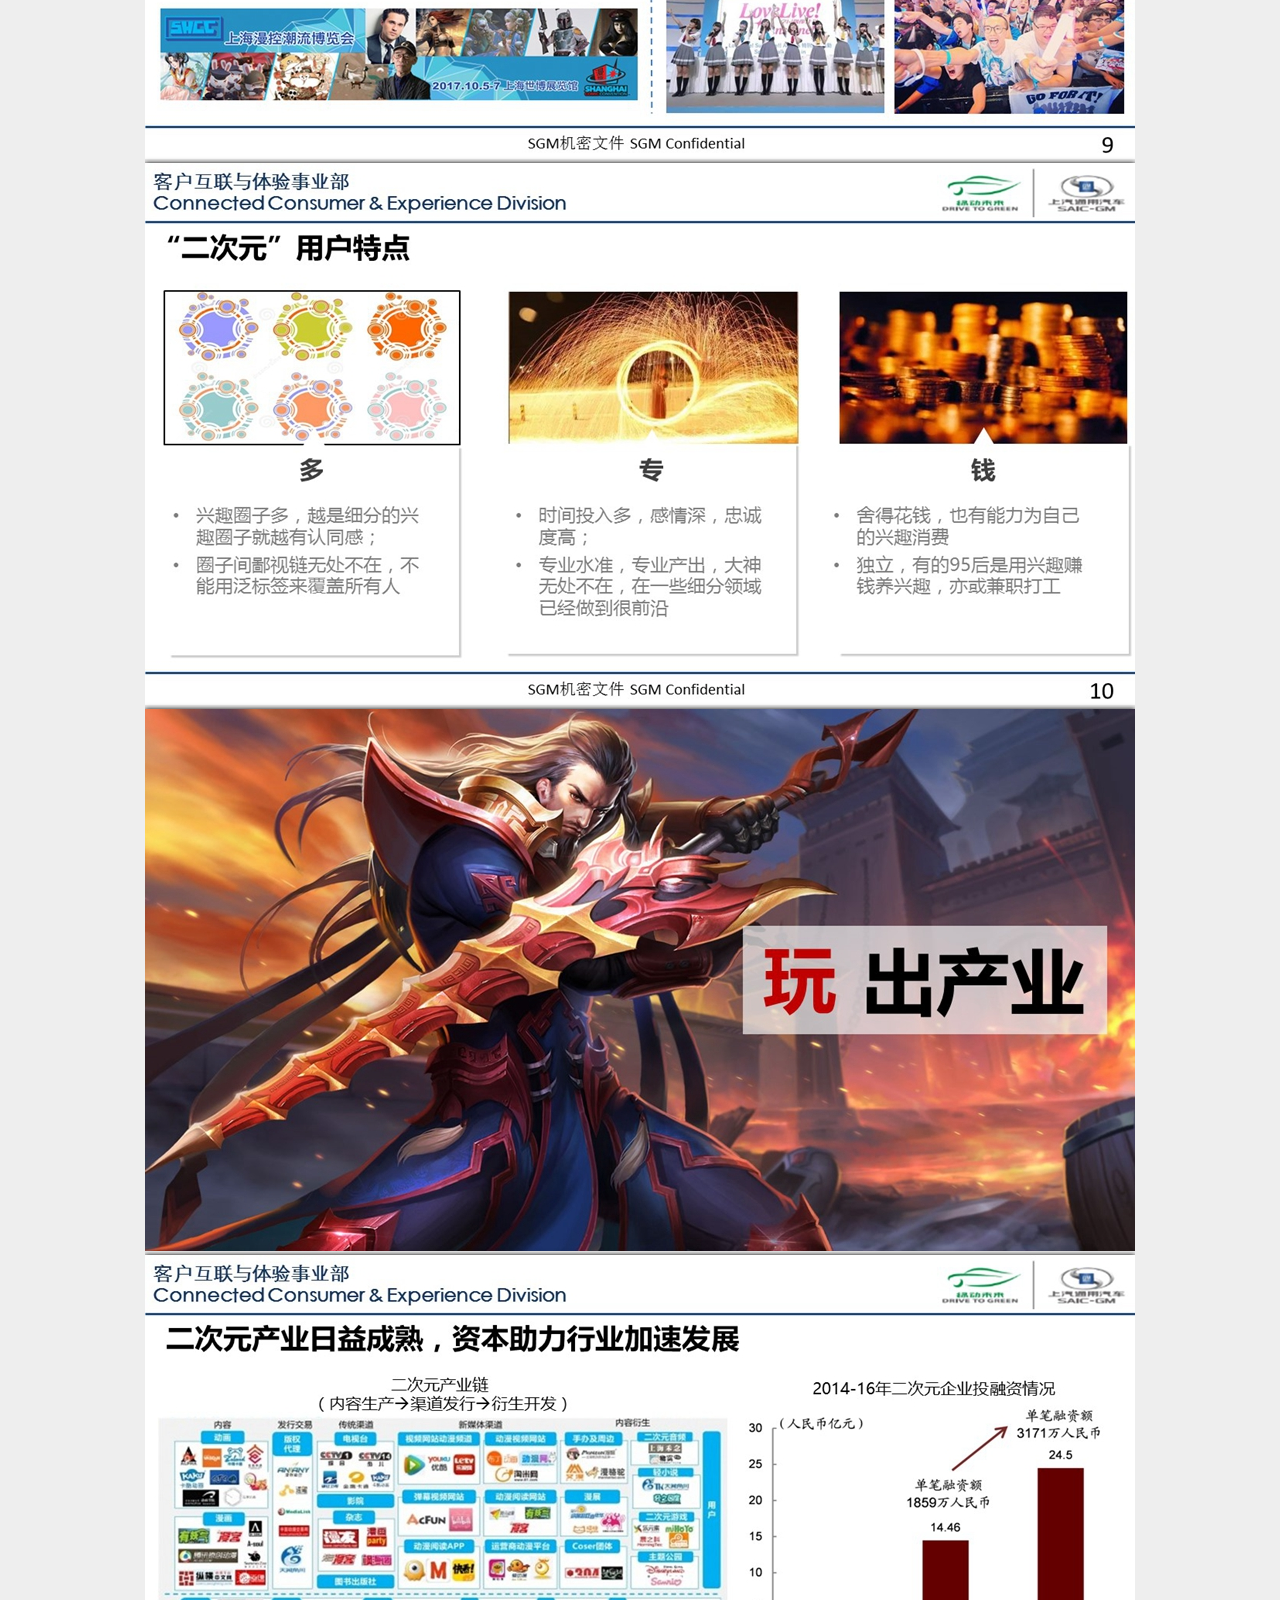
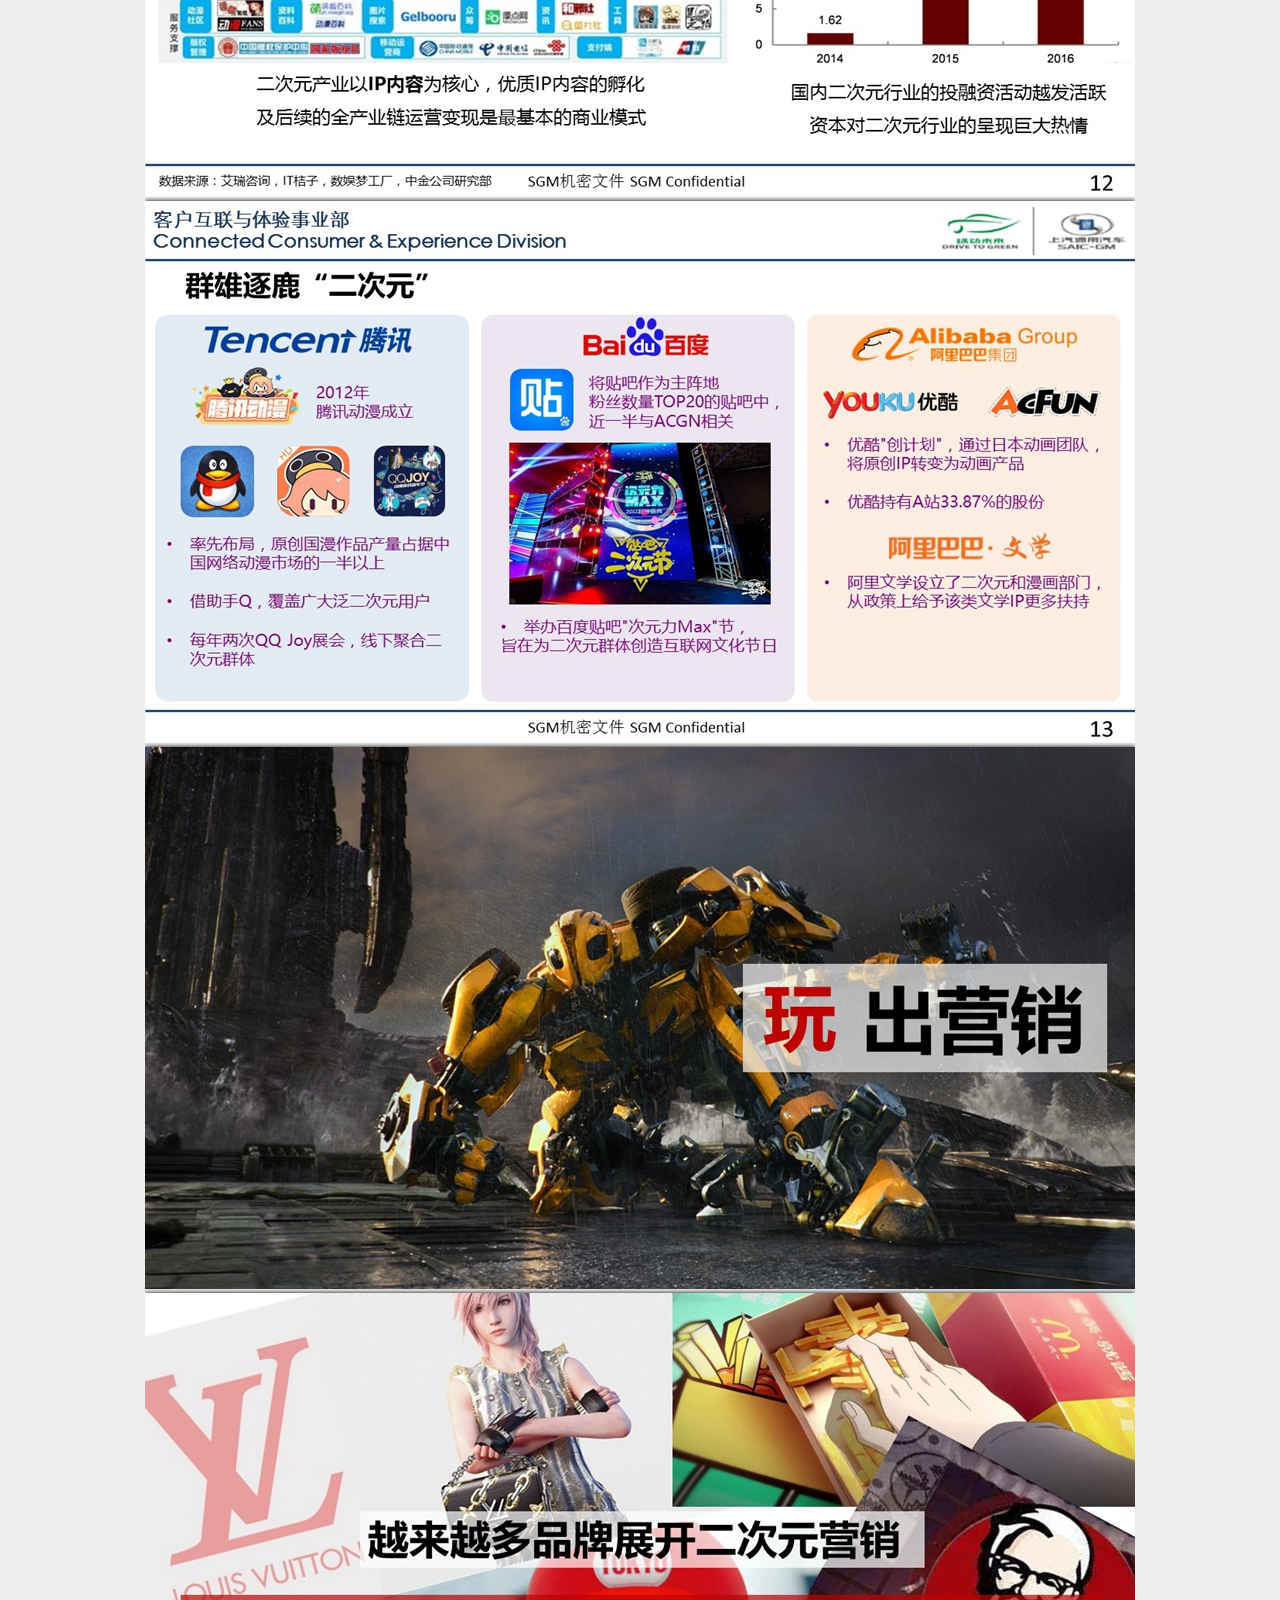
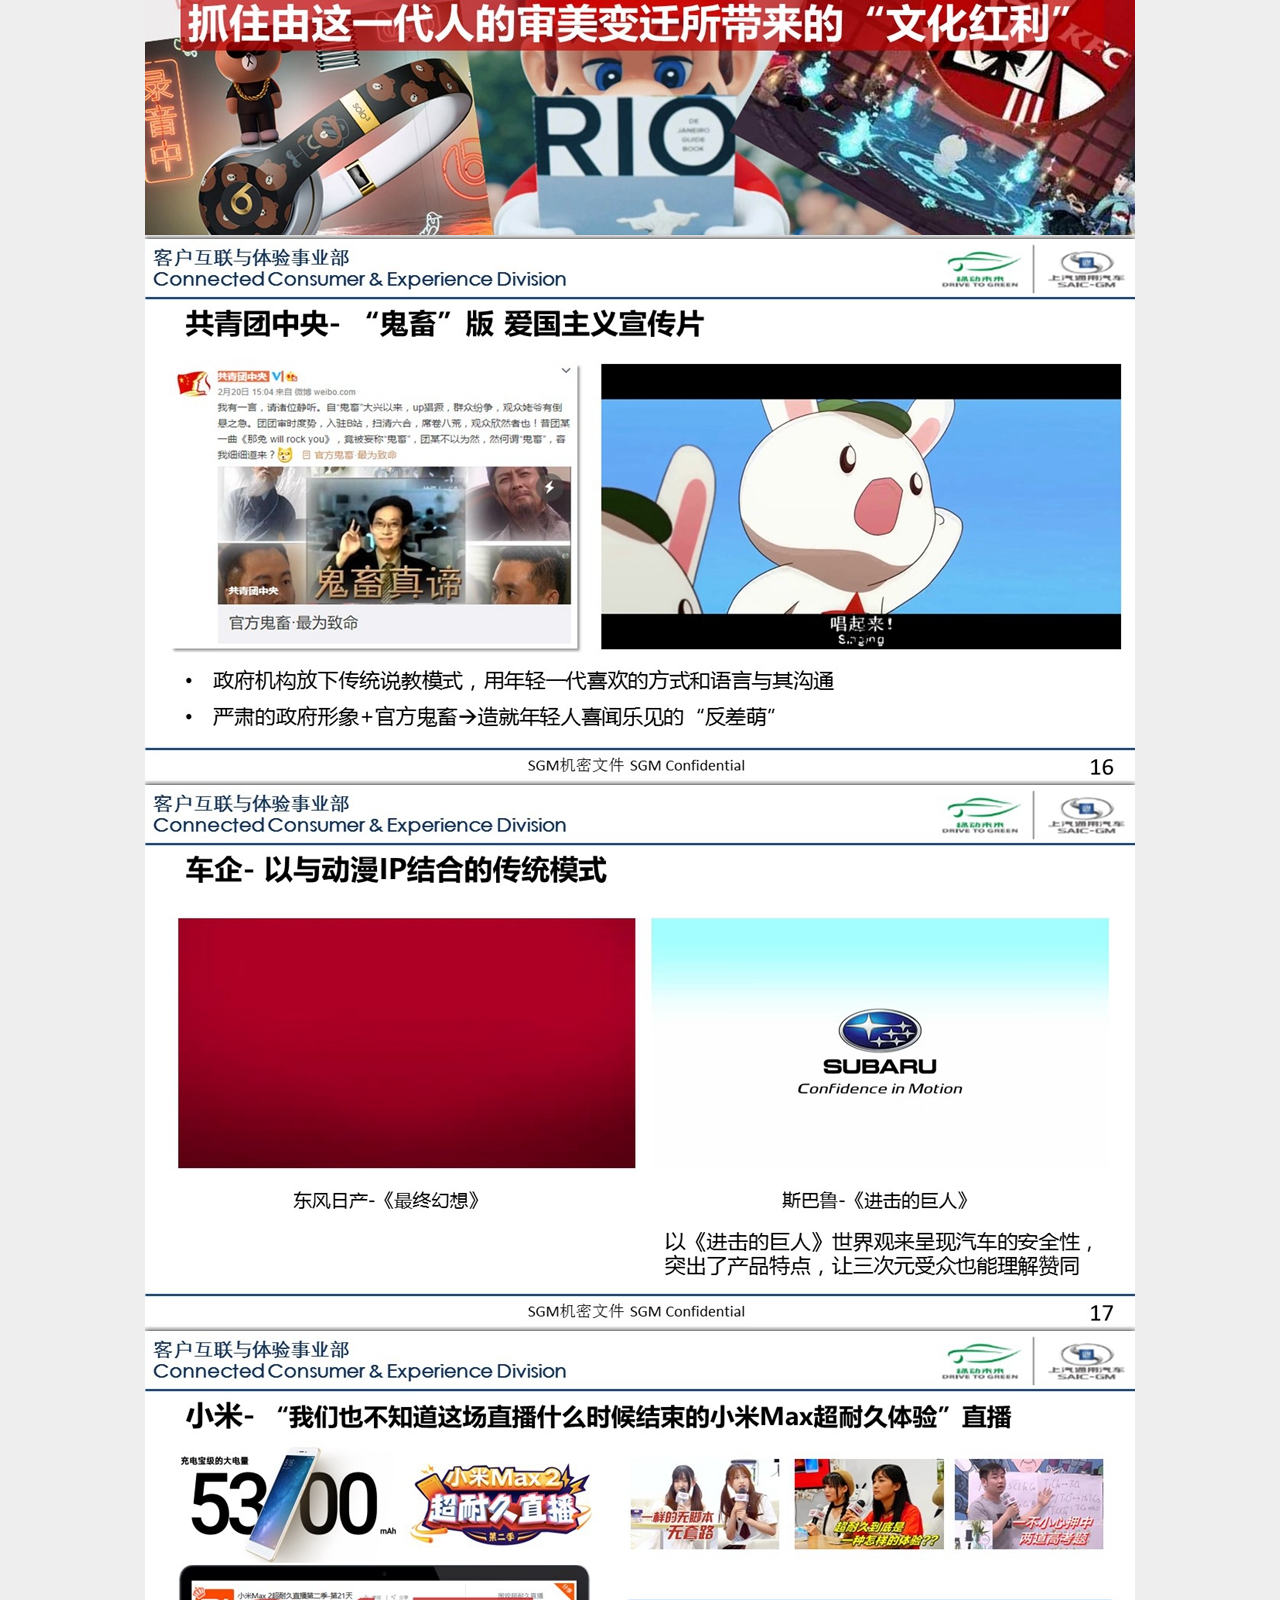
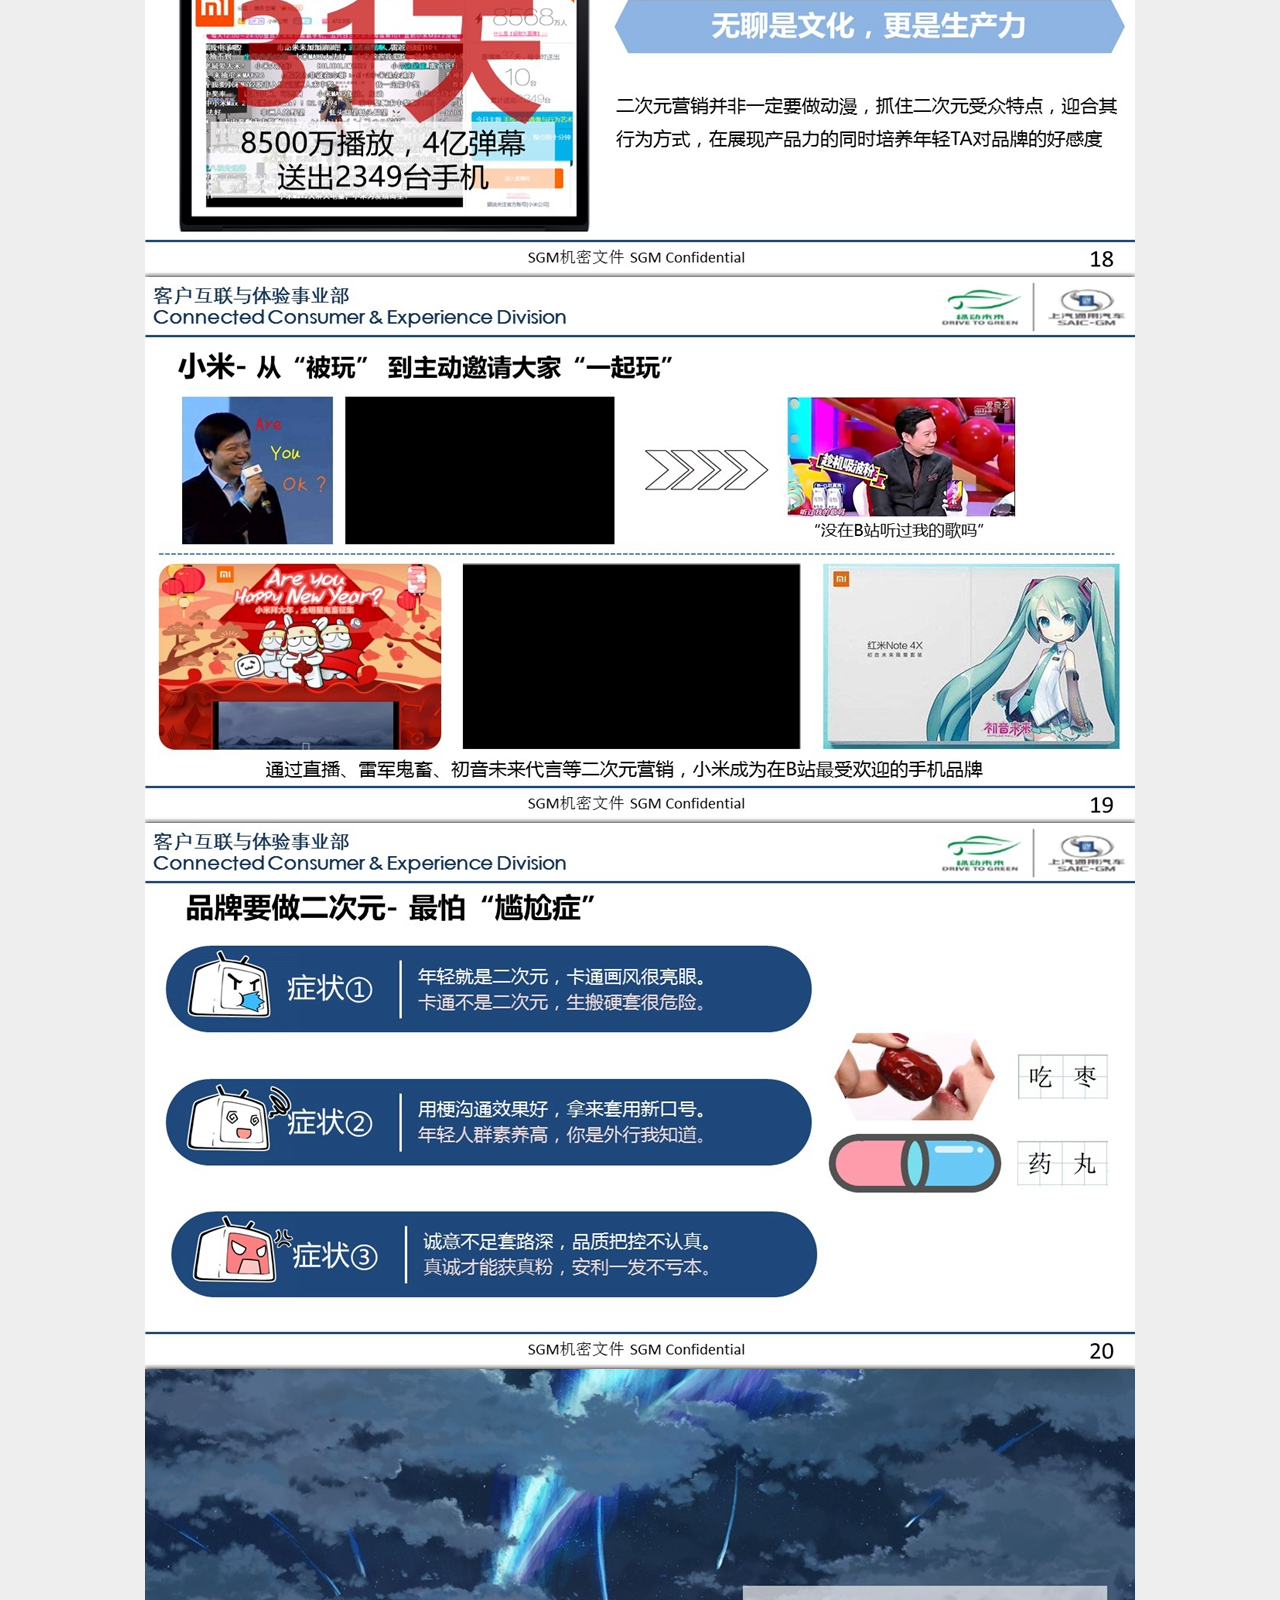
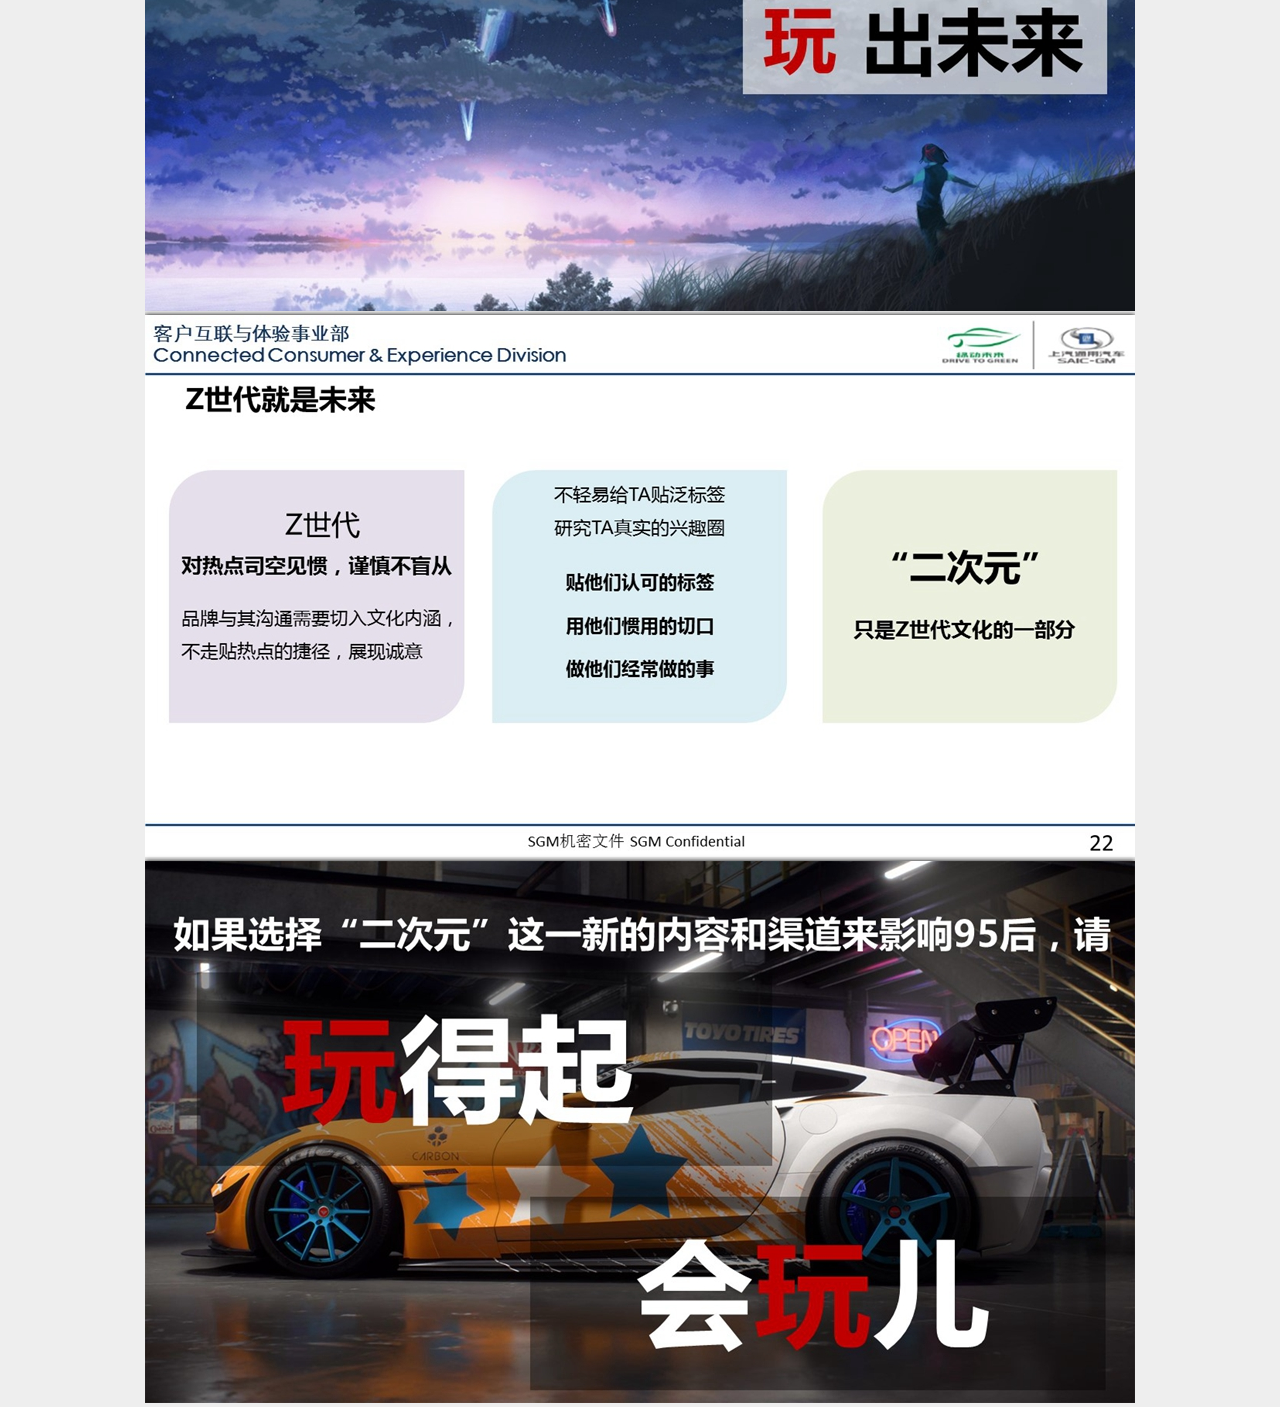
<file: PPT/ZK_container2.html>
<!DOCTYPE html PUBLIC "-//W3C//DTD XHTML 1.0 Transitional//EN" "http://www.w3.org/TR/xhtml1/DTD/xhtml1-transitional.dtd">
<html xmlns="http://www.w3.org/1999/xhtml">
<head>
<meta http-equiv="Content-Type" content="text/html; charset=utf-8" />
<title>Market Insight</title>
<!-- Our CSS stylesheet file -->
<style type="text/css">
/*-------------------------Simple reset--------------------------*/
*{margin:0;padding:0;}
/*-------------------------General Styles--------------------------*/
html{background: #eeeeee;}
body{color:#eeeeee;font:14px/1.3 'Segoe UI',Arial, sans-serif;min-height:930px;background:}
a, a:visited {text-decoration:none;outline:none;color:#54a6de;}
a:hover{text-decoration:underline;}
/*----------------------------Headers & Footers-----------------------------*/
header{background:url('img/header.png') repeat-x;display:block;height:220px;padding:10px;}
#filter {background:url("img/bar1.png") repeat-x 0 -94px;display:block;height:39px;margin:5px auto;position:relative;width:600px;text-align:center;-moz-box-shadow:0 4px 4px #000;-webkit-box-shadow:0 4px 4px #000;box-shadow:0 4px 4px #000;}
#filter:before, #filter:after {background:url("img/bar1.png") no-repeat;height:43px;position:absolute;top:0;width:78px;content:'';-moz-box-shadow:0 2px 0 rgba(0,0,0,0.4);-webkit-box-shadow:0 2px 0 rgba(0,0,0,0.4);box-shadow:0 2px 0 rgba(0,0,0,0.4);}
#filter:before {background-position:0 -47px;left:-78px;}
#filter:after {background-position:0 0;right:-78px;}
#filter a{color:#FFFFFF;display:inline-block;height:39px;line-height:37px;padding:0 15px;text-shadow:1px 1px 1px #315218;}
#filter a:hover{text-decoration:none;}
#filter a.active{background:url("img/bar1.png") repeat-x 0 -138px;box-shadow:1px 0 0 rgba(255, 255, 255, 0.2),-1px 0 0 rgba(255, 255, 255, 0.2),1px 0 1px rgba(0,0,0,0.2) inset,-1px 0 1px rgba(0,0,0,0.2) inset;}
/*----------------------------Content area-----------------------------*/
#container{display:block;overflow:hidden;width:990px;margin:0 auto;}
#container li{float:left;height:546px;list-style:none outside none;margin:0px;position:relative;width:990px;-moz-box-shadow:0 0 5px #000;-webkit-box-shadow:0 0 5px #000;box-shadow:0 0 5px #000;}
#container ul{overflow:hidden;}                      
#container ul.hidden{display:none;}                     
</style>
<!--[if lt IE 9]><script src="http://html5shiv.googlecode.com/svn/trunk/html5.js"></script><![endif]-->
</head>

<body>



<nav id="filter"></nav>

<section id="container">
	<ul id="stage">
		<li data-tags="Case Sharing"><img src="img/sharing/sharing20.jpg" alt="Sharing" /></li>
		<li data-tags="Case Sharing"><img src="img/sharing/sharing21.jpg" alt="Sharing" /></li>
		<li data-tags="Case Sharing"><img src="img/sharing/sharing22.jpg" alt="Sharing" /></li>
		<li data-tags="Case Sharing"><img src="img/sharing/sharing23.jpg" alt="Sharing" /></li>
		<li data-tags="Case Sharing"><img src="img/sharing/sharing24.jpg" alt="Sharing" /></li>
		<li data-tags="Case Sharing"><img src="img/sharing/sharing25.jpg" alt="Sharing" /></li>
		<li data-tags="Case Sharing"><img src="img/sharing/sharing26.jpg" alt="Sharing" /></li>
		<li data-tags="Case Sharing"><img src="img/sharing/sharing27.jpg" alt="Sharing" /></li>
		<li data-tags="Case Sharing"><img src="img/sharing/sharing28.jpg" alt="Sharing" /></li>
		<li data-tags="Case Sharing"><img src="img/sharing/sharing29.jpg" alt="Sharing" /></li>
		<li data-tags="Case Sharing"><img src="img/sharing/sharing30.jpg" alt="Sharing" /></li>
		<li data-tags="Case Sharing"><img src="img/sharing/sharing31.jpg" alt="Sharing" /></li>
		<li data-tags="Case Sharing"><img src="img/sharing/sharing32.jpg" alt="Sharing" /></li>
		<li data-tags="Case Sharing"><img src="img/sharing/sharing33.jpg" alt="Sharing" /></li>
		<li data-tags="Case Sharing"><img src="img/sharing/sharing34.jpg" alt="Sharing" /></li>
		<li data-tags="Case Sharing"><img src="img/sharing/sharing35.jpg" alt="Sharing" /></li>
		<li data-tags="Case Sharing"><img src="img/sharing/sharing36.jpg" alt="Sharing" /></li>
		<li data-tags="Case Sharing"><img src="img/sharing/sharing37.jpg" alt="Sharing" /></li>
		<li data-tags="Case Sharing"><img src="img/sharing/sharing38.jpg" alt="Sharing" /></li>
		<li data-tags="Case Sharing"><img src="img/sharing/sharing39.jpg" alt="Sharing" /></li>
		<li data-tags="Case Sharing"><img src="img/sharing/sharing40.jpg" alt="Sharing" /></li>
		<li data-tags="Case Sharing"><img src="img/sharing/sharing41.jpg" alt="Sharing" /></li>
		<li data-tags="Case Sharing"><img src="img/sharing/sharing42.jpg" alt="Sharing" /></li>
	</ul>
</section>
 
<!-- <script src="http://ajax.googleapis.com/ajax/libs/jquery/1.6.1/jquery.min.js"></script> -->
<script src="js/jquery.min.js"></script>
<script src="js/jquery.quicksand.js"></script>
<script type="text/javascript">
$(document).ready(function(){
	
	var items = $('#stage li'),
		itemsByTags = {};
	
	// Looping though all the li items:
	
	items.each(function(i){
		var elem = $(this),
			tags = elem.data('tags').split(',');
		
		// Adding a data-id attribute. Required by the Quicksand plugin:
		elem.attr('data-id',i);
		
		$.each(tags,function(key,value){
			
			// Removing extra whitespace:
			value = $.trim(value);
			
			if(!(value in itemsByTags)){
				// Create an empty array to hold this item:
				itemsByTags[value] = [];
			}
			
			// Each item is added to one array per tag:
			itemsByTags[value].push(elem);
		});
		
	});

	// Creating the "Everything" option in the menu:
	// createList('All',items);

	// Looping though the arrays in itemsByTags:
	$.each(itemsByTags,function(k,v){
		createList(k,v);
	});
	
	$('#filter a').live('click',function(e){
		var link = $(this);
		
		link.addClass('active').siblings().removeClass('active');
		
		// Using the Quicksand plugin to animate the li items.
		// It uses data('list') defined by our createList function:
		
		$('#stage').quicksand(link.data('list').find('li'));
		e.preventDefault();
	});
	
	$('#filter a:first').click();
	
	function createList(text,items){
		
		// This is a helper function that takes the
		// text of a menu button and array of li items
		
		// Creating an empty unordered list:
		var ul = $('<ul>',{'class':'hidden'});
		
		$.each(items,function(){
			// Creating a copy of each li item
			// and adding it to the list:
			
			$(this).clone().appendTo(ul);
		});

		ul.appendTo('#container');

		// Creating a menu item. The unordered list is added
		// as a data parameter (available via .data('list'):
		
		var a = $('<a>',{
			html: text,
			href:'#',
			data: {list:ul}
		}).appendTo('#filter');
	}
});
</script>
</body>
</html>
</file>
<file: css/common.css>
*{
	margin: 0;
	padding: 0;
	font-family: Arial;
}

html{
	width: 100%;
	height: 100%;
}


body{
	width: 100%;
	height: 100%;
	background-color: #4AAAD2;
/*	overflow: hidden;*/
}

.header{
	position: relative;
	height: 80px;
	width: 100%;
	background: #43484C;
}

.header_ul{
	height: 80px;
	list-style: none;
	width: auto;
	margin-left: 30px;
}
.header_ul>li{
	float: left;
	height: 80%;
}

.border1{
	width: 1px;
	height: 100%;
	background-color: white;
	transform: rotate(35deg);
	-ms-transform: rotate(35deg);		/* IE 9 */
	-webkit-transform: rotate(35deg);	/* Safari and Chrome */
	-o-transform: rotate(35deg);		/* Opera */
	-moz-transform: rotate(35deg);		/* Firefox */
}

.home{
	font-size: 24px;
	height: 80px;
	line-height: 80px;
	color: white;
}
.home:hover{
	color: #4AAAD2;
	text-decoration: none;
}
</file>
<file: css/index.css>
.content_box{
	position:relative;
	height: 600px;
	width: 80%;
/*	width: 1350px;*/
	margin:0 auto;
	top: 8%;
/*	display: -webkit-flex;  Safari 
  	display: flex;*/
}

.box{
	float: left;
}
.leftbox{
	width: 26%;
	height: 100%;
	text-align: right;
	margin-right: 20px;
}

.leftbox>div{
	float: left;
}

.leftbox>div>img{
	width: 100%;
}

.rightbox{
	width:68%;	
	height: 100%;
/*	border:1px solid white;*/
}

.borderbox{
	width:5px;
	height: 90%;
	text-align: center;
	margin-top:5px;
}

.border{
	width: 5px;
	height: 42%;
	background-color: white;
}


.item_box{
	display: block;
	width: 100%;
	height: auto;
}

.item_box:after{
	clear: both;
	overflow: hidden;
	content:".";        
	display:block;        
	height:0;            
	visibility:hidden;  
}
.item{
	float: left;
	background: transparent;
/*	border:9px solid white;*/
	/*border-radius: 8px;*/
	width: 21%;
	height: auto;
	margin-left: 7%;
}

.img_box{
	/*border:1px solid #3b3b3b; */
	border-radius: 6px;
	width: 100%;
	height: 100%;
	text-align: center;
	display: block;
	margin-left: -1px;
}

.img_box img{
	width: 100%;
	height: 100%;

}

.title_box{
	width: 93%;
	height: 50px;
	bottom: 10px;
/*	margin-bottom: 10px;*/
	background: #3b3b3b;
	margin: 0 auto;
	border-radius: 5px;
	line-height: 1.5;
}
.title_box>P{
	color: white;
	font-size: 24px;
	font-weight: bold;
	text-align: center;
}
.title_box>P>span{
	color: #FE8901;
	font-size: 28px;
	margin-right: 15px;
}
/*.box{
	width: 80%;
	height: 80%;
	margin: 0 auto; 
	border:6px solid #FE8901;
	border-radius: 6px;
}*/
</file>
<file: css/db.css>
.nav_ul{
	width: auto;
	position: absolute;
	top: 25px;
	list-style: none;
	right: 150px;
}

.nav_ul>li{
	float: left;
	margin-left: 30px;
	font-size: 20px;
	color: white;
}

.nav_ul>li>a{
	color: white;
}
</file>
<file: css/consumer.css>
*{
	margin: 0;
	padding: 0;
	font-family: Arial;

}

body{
	width:100%;
	height: 100%;
	min-width: 980px;
}

#header{
	width: 100%;
	
	height: 50px;
	border-bottom: 1px solid grey;

}

#header>div{
	float: left;
}

.logo_box{
	margin-left: 30px;
}

.navbar{
	width: 720px;
	height: 50px;
	left: 50%;
	position: relative;
	margin-left: -490px;
}

.navbar>ul>li{
	float: left;
	margin-left: 40px;
	list-style: none;
	height: 50px;
	line-height: 50px;
}


.navbar>ul>li>a{
	font-size: 16px;
	color: black;
	height: 50px;
	line-height: 50px;
	display: block;
}
.navbar>ul>li>a:hover{
	text-decoration: none;
	color: #08c;
	cursor: pointer;
}
.navbar>ul>li>a:link,.navbar>ul>li>a:visited{
	text-decoration: none;
}

#account{
	height: 50px;
	line-height: 50px;
	position: absolute;
	font-size: 16px;
	width: 180px;
	right: 70px;
	top:2px;
}
#account>a:link{
	text-decoration: none;
}
#account>a:visited{
	text-decoration: none;
}
#account>a:hover{
	text-decoration: none;
}

#account>a:actived{
	text-decoration: none;	
}
#container{
	width: 100%;
	height: auto;
}

.img_banner{
	width: 100%;
	position: relative;
}

.item_box{
	widows: 100%;
	height: auto;
	position: relative;
}
.item_row:after{
	clear: both;
	overflow: hidden;
	content:".";        
	display:block;        
	height:0;            
	visibility:hidden;  
}
.c-item{
	background: white;
	height: auto;
	width: 31%;
	float: left;
	box-shadow: 5px 8px 5px lightgrey;
	margin-top: 15px;
	margin-left: 1.5%;
}

.img-box{
	display: block;
	width: 100%;
	overflow: hidden;
}

.img-box>img{
	width: 100%;
}

.a-box{
	display: block;
	width: 90%;
	margin: auto;
	margin-bottom: 4%;
	margin-top: 2%;
}
.a-box a{
	color: black;
	font-size: 14px;
	display: block;
	text-decoration: none;

}
.a-box a:hover{
	color: #08c;
	text-decoration:none;
}
.a-box>a:first-child{
	font-size: 16px;
	font-weight: bold;

}
.a-box p{
	font-family: Arial;
	color:#e09015;
	font-weight: bold;
	margin-bottom: 0;
}

.img-box:hover img{
/*-webkit-transform:scale(1.1);-o-transform:scale(1.1);*/

      -webkit-transform: scale(1.1);
      -moz-transform: scale(1.1);
      -o-transform: scale(1.1);
       -webkit-transition-duration: 0.5s;
      -moz-transition-duration: 0.5s;
      -o-transition-duration: 0.5s;
}

#bottom_banner{
	width: 100%;
	height: 35px;
	position: relative;
	bottom: 0;
	left: 0;
	background: black;
	margin-top: 15px;
}
#bottom_banner p{
	height: 35px;
	line-height: 35px; 
	position: absolute;
	right: 10px;
	font-size: 16px;	
	color:white;
	margin: 0;
}
</file>
<file: css/login.css>
*{
	margin: 0;
	padding: 0;
	font-family: Arial;
}

html{
	width: 100%;
	height: 100%;
}

body{
	width: 100%;
	height: 100%;
	background: #4AAAD2;
}


#wrap {
    margin: 0;
    padding: 0 15px;
    height: 100%;
    min-height: 100%;
}

#wrap > .row {
    height: 100%;
    min-height: 100%;
}

#wrap #content {
    padding-bottom: 0;
    padding-left: 265px;
    padding-right: 25px;
    height: 100%;
    width: 100%;
}

#wrap #content .main {
    margin: 10px 0;
}

#container {
    width: 420px;
    height: 50%;
    min-height: 300px;
    position: absolute;
    left: 50%;
    margin-left: -210px;
    top: 15%;
 
}

.logo_box{
  position: absolute;
  width: 500px;
  left: 50%;
  margin-left: -210px;
  margin-top: 100px;
} 
.logo_box>div{
  float: left;
}

/*.title_box{
position: absolute;
width: 200px;
}

.title_box>.title1{
	color: white;
	font-size:34px;
	margin-bottom: 0px;
	font-weight: 100;
}

.title_box>.title2{
	color: white;
	font-size: 34px;
	font-weight: bolder;
	margin-bottom: 0px;

}
*/
.input-box {
    width: 400px;
    margin-top: 250px;
}

.input-box input {
    width: 85%;
    margin-top: 10px;
    padding: 5px 5px;
    background: transparent;
    border: 1px solid #fff;
    font-style: italic;
    color: white;
    font-size: 16px;
    margin-left: 23px;
}

.input-box button {
    float: right;
    margin-top: 10px;
    margin-right: 15px;
    background: transparent;
    border: 1px solid #fff;
    color: #fff;
    font-weight: 600;
    border: 0;
    font-size: 20px;
    padding: 5px;
}

/*.logo2 {
    width: 65px;
    height: 65px;
    position: absolute;
    bottom: 30px;
    left: 30px;
}
*/


.cssload-box-loading {
  width: 88px;
  height: 88px;
  margin: auto;
  position: absolute;
  left: 0;
  right: 0;
  top: 0;
  bottom: 0;
}
.cssload-box-loading:before {
  content: '';
  width: 88px;
  height: 9px;
  background: rgb(0,0,0);
  opacity: 0.1;
  position: absolute;
  top: 103px;
  left: 0;
  border-radius: 50%;
  animation: shadow 0.58s linear infinite;
    -o-animation: shadow 0.58s linear infinite;
    -ms-animation: shadow 0.58s linear infinite;
    -webkit-animation: shadow 0.58s linear infinite;
    -moz-animation: shadow 0.58s linear infinite;
}
.cssload-box-loading:after {
  content: '';
  width: 88px;
  height: 88px;
  background: rgba(204,20,57,0.98);
  position: absolute;
  top: 0;
  left: 0;
  border-radius: 5px;
  animation: cssload-animate 0.58s linear infinite;
    -o-animation: cssload-animate 0.58s linear infinite;
    -ms-animation: cssload-animate 0.58s linear infinite;
    -webkit-animation: cssload-animate 0.58s linear infinite;
    -moz-animation: cssload-animate 0.58s linear infinite;
}



@keyframes cssload-animate {
  17% {
    border-bottom-right-radius: 5px;
  }
  25% {
    transform: translateY(16px) rotate(22.5deg);
  }
  50% {
    transform: translateY(32px) scale(1, 0.9) rotate(45deg);
    border-bottom-right-radius: 70px;
  }
  75% {
    transform: translateY(16px) rotate(67.5deg);
  }
  100% {
    transform: translateY(0) rotate(90deg);
  }
}

@-o-keyframes cssload-animate {
  17% {
    border-bottom-right-radius: 5px;
  }
  25% {
    -o-transform: translateY(16px) rotate(22.5deg);
  }
  50% {
    -o-transform: translateY(32px) scale(1, 0.9) rotate(45deg);
    border-bottom-right-radius: 70px;
  }
  75% {
    -o-transform: translateY(16px) rotate(67.5deg);
  }
  100% {
    -o-transform: translateY(0) rotate(90deg);
  }
}

@-ms-keyframes cssload-animate {
  17% {
    border-bottom-right-radius: 5px;
  }
  25% {
    -ms-transform: translateY(16px) rotate(22.5deg);
  }
  50% {
    -ms-transform: translateY(32px) scale(1, 0.9) rotate(45deg);
    border-bottom-right-radius: 70px;
  }
  75% {
    -ms-transform: translateY(16px) rotate(67.5deg);
  }
  100% {
    -ms-transform: translateY(0) rotate(90deg);
  }
}

@-webkit-keyframes cssload-animate {
  17% {
    border-bottom-right-radius: 5px;
  }
  25% {
    -webkit-transform: translateY(16px) rotate(22.5deg);
  }
  50% {
    -webkit-transform: translateY(32px) scale(1, 0.9) rotate(45deg);
    border-bottom-right-radius: 70px;
  }
  75% {
    -webkit-transform: translateY(16px) rotate(67.5deg);
  }
  100% {
    -webkit-transform: translateY(0) rotate(90deg);
  }
}

@-moz-keyframes cssload-animate {
  17% {
    border-bottom-right-radius: 5px;
  }
  25% {
    -moz-transform: translateY(16px) rotate(22.5deg);
  }
  50% {
    -moz-transform: translateY(32px) scale(1, 0.9) rotate(45deg);
    border-bottom-right-radius: 70px;
  }
  75% {
    -moz-transform: translateY(16px) rotate(67.5deg);
  }
  100% {
    -moz-transform: translateY(0) rotate(90deg);
  }
}

@keyframes shadow {
  0%,
  100% {
    transform: scale(1, 1);
  }
  50% {
    transform: scale(1.2, 1);
  }
}

@-o-keyframes shadow {
  0%,
  100% {
    -o-transform: scale(1, 1);
  }
  50% {
    -o-transform: scale(1.2, 1);
  }
}

@-ms-keyframes shadow {
  0%,
  100% {
    -ms-transform: scale(1, 1);
  }
  50% {
    -ms-transform: scale(1.2, 1);
  }
}

@-webkit-keyframes shadow {
  0%,
  100% {
    -webkit-transform: scale(1, 1);
  }
  50% {
    -webkit-transform: scale(1.2, 1);
  }
}

@-moz-keyframes shadow {
  0%,
  100% {
    -moz-transform: scale(1, 1);
  }
  50% {
    -moz-transform: scale(1.2, 1);
  }
}
</file>
